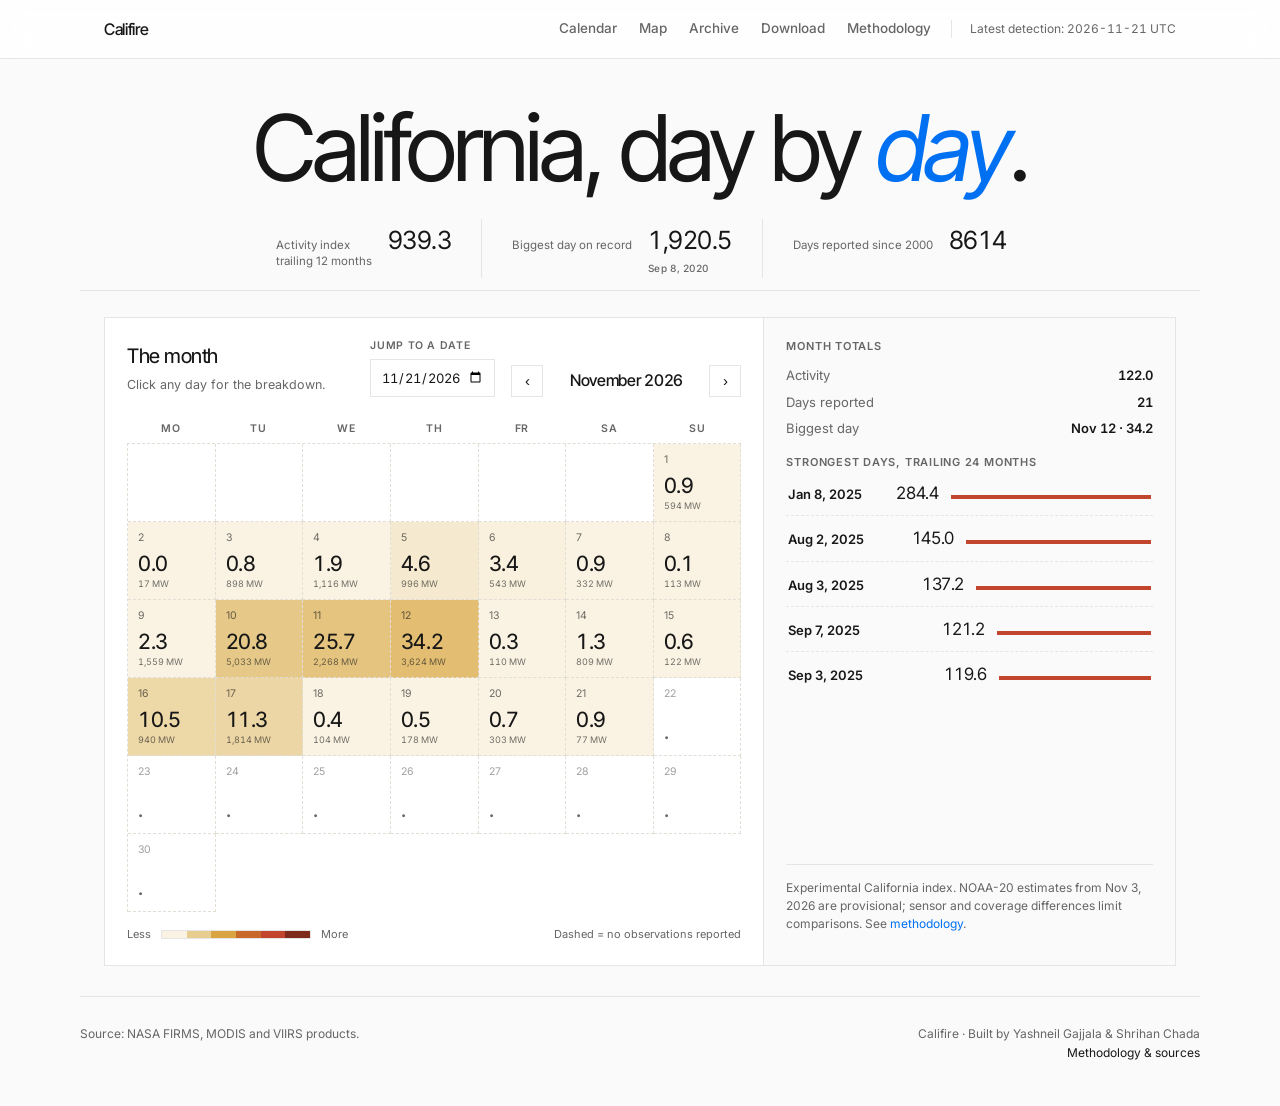
<file: docs/index.html>
<!DOCTYPE html>
<html lang="en">
<head>
  <meta charset="UTF-8" />
  <meta name="viewport" content="width=device-width, initial-scale=1" />
  <title>Califire, day by day</title>
  <meta name="description" content="Satellite-detected fire activity within California, day by day since 2000." />
  <link rel="icon" type="image/svg+xml" href="assets/favicon.svg" />
  <link rel="preconnect" href="https://fonts.googleapis.com" />
  <link rel="preconnect" href="https://fonts.gstatic.com" crossorigin />
  <link href="https://fonts.googleapis.com/css2?family=Inter+Tight:ital,wght@0,500;0,600;0,650;0,700;1,600&family=Inter:wght@400;500;600&display=swap" rel="stylesheet" />
  <link rel="stylesheet" href="assets/styles.css" />
</head>
<body>
  <header class="topbar">
    <div class="wrap topbar-inner">
      <a class="brand" href="index.html" aria-label="Califire, back to the calendar"><span class="brand-word">Califire</span></a>
      <nav class="topnav" aria-label="Sections">
        <a href="index.html#season">Calendar</a>
        <a href="map.html">Map</a>
        <a href="archive.html">Archive</a>
        <a href="download.html">Download</a>
        <a href="methodology.html">Methodology</a>
      </nav>
      <span class="updated num" id="updatedAt">Refreshed …</span>
    </div>
  </header>

  <main id="top">
    <header class="wrap splash">
      <h1 class="splash-title">California, day by <em>day</em>.</h1>
    </header>
    <div class="wrap statline" role="region" aria-label="Key figures">
      <dl class="statline-inner">
        <div class="sl-item">
          <dt>Activity index<br />trailing 12 months</dt>
          <dd class="num"><span id="statTrailing12">…</span></dd>
        </div>
        <div class="sl-item">
          <dt>Biggest day on record</dt>
          <dd class="num"><span id="statPeakVal">…</span><small><span id="statPeak">…</span></small></dd>
        </div>
        <div class="sl-item">
          <dt>Days reported since 2000</dt>
          <dd class="num"><span id="statDays">…</span></dd>
        </div>
      </dl>
    </div>

    <section class="wrap" id="season" aria-labelledby="season-title">
      <div class="panel season">
        <div class="season-main">
          <div class="panel-head" style="padding: 0 0 14px;">
            <div>
              <h2 class="panel-title" id="season-title">The month</h2>
              <p class="panel-sub">Click any day for the breakdown.</p>
            </div>
            <div class="season-controls">
              <label class="date-jump" for="dateJump">
                <span class="date-jump-label">Jump to a date</span>
                <input type="date" id="dateJump" min="2000-01-01" />
              </label>
              <div class="month-nav">
                <button id="prevMonth" type="button" aria-label="Previous month">&lsaquo;</button>
                <div class="month-label num" id="monthLabel">…</div>
                <button id="nextMonth" type="button" aria-label="Next month">&rsaquo;</button>
              </div>
            </div>
          </div>
          <div class="cal-weekdays" aria-hidden="true">
            <span>Mo</span><span>Tu</span><span>We</span><span>Th</span><span>Fr</span><span>Sa</span><span>Su</span>
          </div>
          <div class="cal-grid" id="calGrid"></div>
          <div class="legend">
            <span>Less</span>
            <span class="legend-ramp" aria-hidden="true">
              <span style="background:#faf3e3"></span><span style="background:#e7cd90"></span><span style="background:#d9a441"></span><span style="background:#c8692b"></span><span style="background:#c2452d"></span><span style="background:#7e2b1c"></span>
            </span>
            <span>More</span>
            <span style="margin-left:auto">Dashed = no observations reported</span>
          </div>
          <p id="forecastNote" class="forecast-note" hidden><span id="forecastCaution"></span> <a class="textlink" href="methodology.html#forecast">Forecast method</a>.</p>
        </div>
        <aside class="season-side" aria-label="Month summary">
          <div>
            <div class="side-label">Month totals</div>
            <div class="kv" style="margin: 10px 0 0;">
              <dt>Activity</dt><dd class="num" id="monthTotal">…</dd>
              <dt>Days reported</dt><dd class="num" id="monthDays">…</dd>
              <dt>Biggest day</dt><dd class="num" id="monthPeak">…</dd>
            </div>
          </div>
          <div>
            <div class="side-label">Strongest days, trailing 24 months</div>
            <ul class="peak-list" id="strongestList"></ul>
          </div>
          <p class="epoch-note">Experimental California index. NOAA-20 estimates from Nov 3, 2026 are provisional; sensor and coverage differences limit comparisons. See <a class="textlink" href="methodology.html">methodology</a>.</p>
        </aside>
      </div>
    </section>

    <footer class="wrap footer">
      <div>Source: NASA FIRMS, MODIS and VIIRS products.</div>
      <div class="footer-right">Califire · Built by Yashneil Gajjala &amp; Shrihan Chada<br /><a href="methodology.html">Methodology &amp; sources</a></div>
    </footer>
  </main>

  <div class="drawer-backdrop info-backdrop" id="infoBackdrop" aria-hidden="true"></div>
  <aside class="info-modal" id="infoModal" role="dialog" aria-modal="true" aria-labelledby="infoModalTitle" aria-hidden="true">
    <div class="info-head">
      <h2 class="info-title" id="infoModalTitle">What this is</h2>
      <button class="drawer-close" id="infoClose" type="button" aria-label="Close">&times;</button>
    </div>
    <div class="info-body">
      <p>Califire is an experimental day-by-day record of satellite-detected fire activity inside the Natural Earth California boundary, from 2000 onward.</p>
      <p>Recent detections are modeled as MODIS-Aqua-like occupied 1 km cells. Changes in sensors, observation time and coverage limit comparisons across days and years.</p>
      <p>From November 3, 2026 the source is NOAA-20; its estimates use an S-NPP-trained model and are provisional until separately calibrated.</p>
      <p>Numbers describe activity, not area burned and not fire counts. Blank cells mean no observations were reported for that day, not zero fire.</p>
    </div>
    <div class="info-foot">
      <span class="info-meta">Updated daily at 07:23 UTC</span>
      <a class="textlink" href="methodology.html">Full methodology &rarr;</a>
    </div>
  </aside>

  <div class="drawer-backdrop" id="drawerBackdrop" aria-hidden="true"></div>
  <aside class="drawer" id="drawer" role="dialog" aria-modal="true" aria-labelledby="drawerDate" aria-hidden="true">
    <div class="drawer-head">
      <div>
        <h2 class="drawer-date" id="drawerDate">…</h2>
        <div class="drawer-status" id="drawerStatus">…</div>
      </div>
      <button class="drawer-close" id="drawerClose" type="button" aria-label="Close">&times;</button>
    </div>
    <div class="drawer-body">
      <div class="drawer-big">
        <span class="n num" id="drawerActivity">…</span>
        <span class="u">activity, MODIS-Aqua scale · <a class="textlink" id="whatThisIs" href="methodology.html">what this is</a></span>
      </div>
      <div class="dn-split" aria-label="Day and night breakdown">
        <div class="dn-row" data-period="D">
          <span>Day</span>
          <div class="dn-track"><div class="dn-fill" id="fillD" style="width:0%"></div></div>
          <span class="dn-val num" id="valD">…</span>
        </div>
        <div class="dn-row" data-period="N">
          <span>Night</span>
          <div class="dn-track"><div class="dn-fill" id="fillN" style="width:0%"></div></div>
          <span class="dn-val num" id="valN">…</span>
        </div>
        <div class="dn-row" data-period="D" style="font-size:11px; color:var(--ink-2)">
          <span></span><span id="metaD">passes …</span><span></span>
        </div>
        <div class="dn-row" data-period="N" style="font-size:11px; color:var(--ink-2)">
          <span></span><span id="metaN">passes …</span><span></span>
        </div>
      </div>
      <dl class="kv">
        <dt>Fire radiative power</dt><dd class="num" id="drawerFrp">…</dd>
        <dt id="drawerViirsLabel">VIIRS cells · detections</dt><dd class="num" id="drawerViirs">…</dd>
      </dl>
      <div class="vs-month" id="drawerVersus">…</div>
    </div>
  </aside>

  <div class="drawer-backdrop" id="forecastBackdrop" aria-hidden="true"></div>
  <aside class="drawer" id="forecastDrawer" role="dialog" aria-modal="true" aria-labelledby="forecastDate" aria-hidden="true">
    <div class="drawer-head">
      <div><h2 class="drawer-date" id="forecastDate">…</h2><div class="drawer-status">Experimental forecast · not observed</div></div>
      <button class="drawer-close" id="forecastClose" type="button" aria-label="Close forecast">&times;</button>
    </div>
    <div class="drawer-body">
      <div class="drawer-big"><span class="n num" id="forecastMedian">…</span><span class="u">forecast median, activity units</span></div>
      <p><strong>Model range (10th–90th percentile):</strong><br><span id="forecastRange">…</span></p>
      <p class="forecast-disclaimer">This estimates satellite-detected activity, not wildfire ignition, spread, risk, or emergency conditions.</p>
      <p class="forecast-meta" id="forecastGenerated">…</p>
      <p><a class="textlink" href="methodology.html#forecast">How the forecast was tested →</a></p>
    </div>
  </aside>

  <script src="assets/app.js"></script>
</body>
</html>
</file>
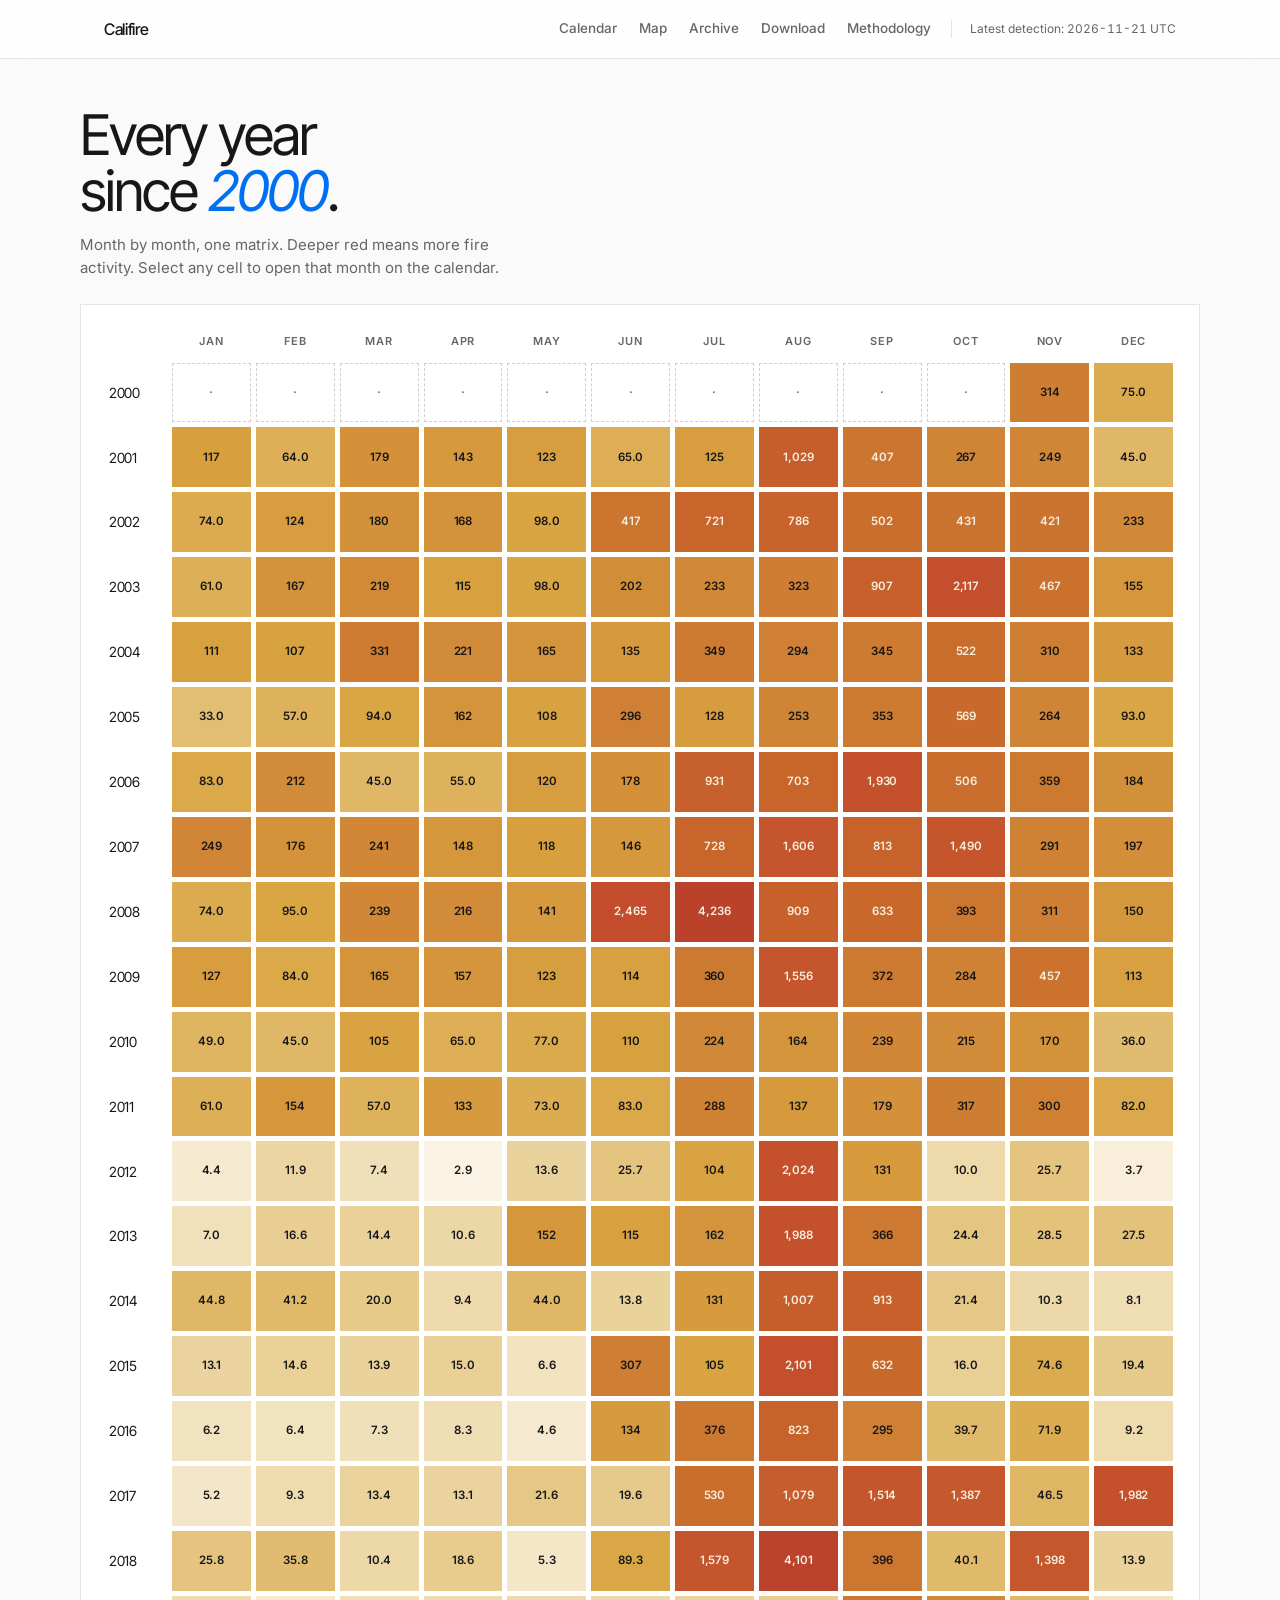
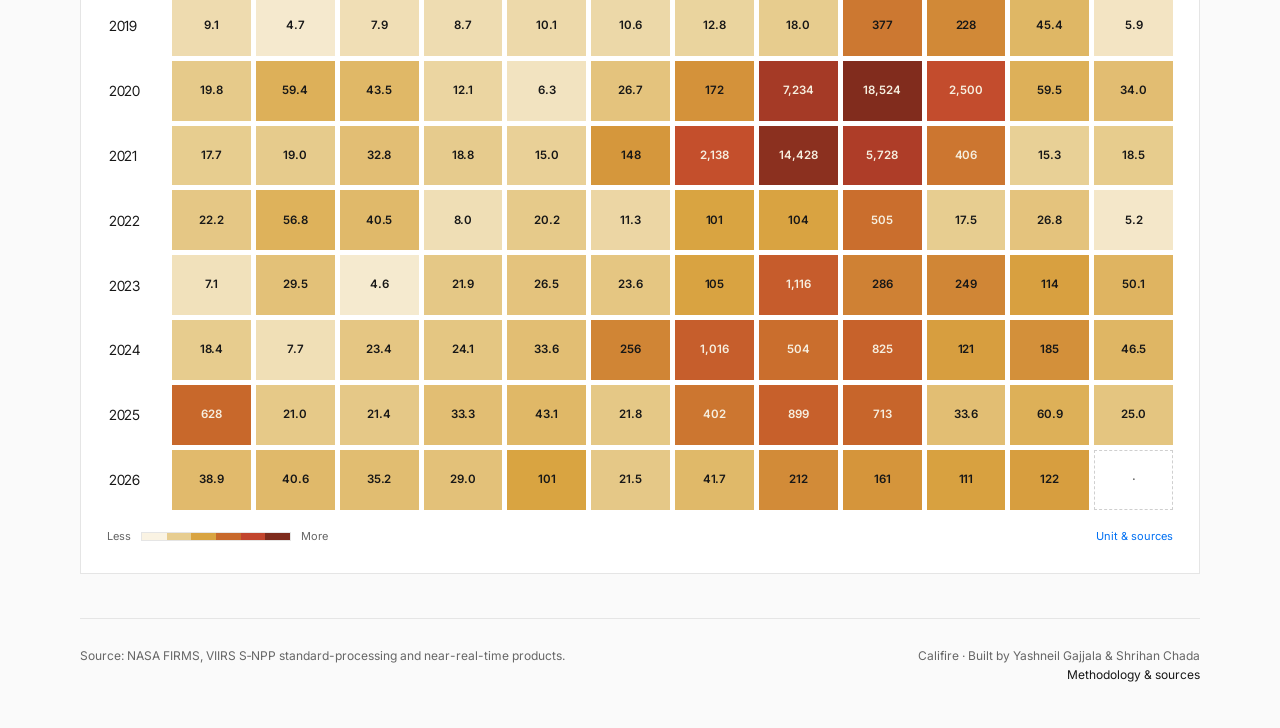
<file: docs/archive.html>
<!DOCTYPE html>
<html lang="en">
<head>
  <meta charset="UTF-8" />
  <meta name="viewport" content="width=device-width, initial-scale=1" />
  <title>Archive 2000–2026 · Califire</title>
  <meta name="description" content="Every month of California fire activity since 2000 as one color-scaled matrix. Pick any month to open it on the calendar." />
  <link rel="icon" type="image/svg+xml" href="assets/favicon.svg" />
  <link rel="preconnect" href="https://fonts.googleapis.com" />
  <link rel="preconnect" href="https://fonts.gstatic.com" crossorigin />
  <link href="https://fonts.googleapis.com/css2?family=Inter+Tight:ital,wght@0,500;0,600;0,650;0,700;1,600&family=Inter:wght@400;500;600&display=swap" rel="stylesheet" />
  <link rel="stylesheet" href="assets/styles.css" />
</head>
<body>
  <header class="topbar">
    <div class="wrap topbar-inner">
      <a class="brand" href="index.html" aria-label="Califire, back to the calendar"><span class="brand-word">Califire</span></a>
      <nav class="topnav" aria-label="Sections">
        <a href="index.html#season">Calendar</a>
        <a href="map.html">Map</a>
        <a href="archive.html" aria-current="page">Archive</a>
        <a href="download.html">Download</a>
        <a href="methodology.html">Methodology</a>
      </nav>
      <span class="updated num" id="updatedAt">Refreshed …</span>
    </div>
  </header>

  <main class="wrap archive-hero">
    <h1 class="archive-title">Every year<br />since <em>2000</em>.</h1>
    <p class="lede">Month by month, one matrix. Deeper red means more fire activity. Select any cell to open that month on the calendar.</p>

    <div class="panel archive">
      <div class="archive-matrix" id="archiveMatrix" role="grid" aria-label="Monthly fire activity by year and month"></div>
      <div class="legend" style="margin-top: 18px;">
        <span>Less</span>
        <span class="legend-ramp" aria-hidden="true">
          <span style="background:#faf3e3"></span><span style="background:#e7cd90"></span><span style="background:#d9a441"></span><span style="background:#c8692b"></span><span style="background:#c2452d"></span><span style="background:#7e2b1c"></span>
        </span>
        <span>More</span>
        <span style="margin-left:auto"><a class="textlink" href="methodology.html">Unit &amp; sources</a></span>
      </div>
    </div>
  </main>

  <footer class="wrap footer">
    <div>Source: NASA FIRMS, VIIRS S‑NPP standard-processing and near-real-time products.</div>
    <div class="footer-right">Califire · Built by Yashneil Gajjala &amp; Shrihan Chada<br /><a href="methodology.html">Methodology &amp; sources</a></div>
  </footer>

  <script src="assets/app.js"></script>
</body>
</html>
</file>
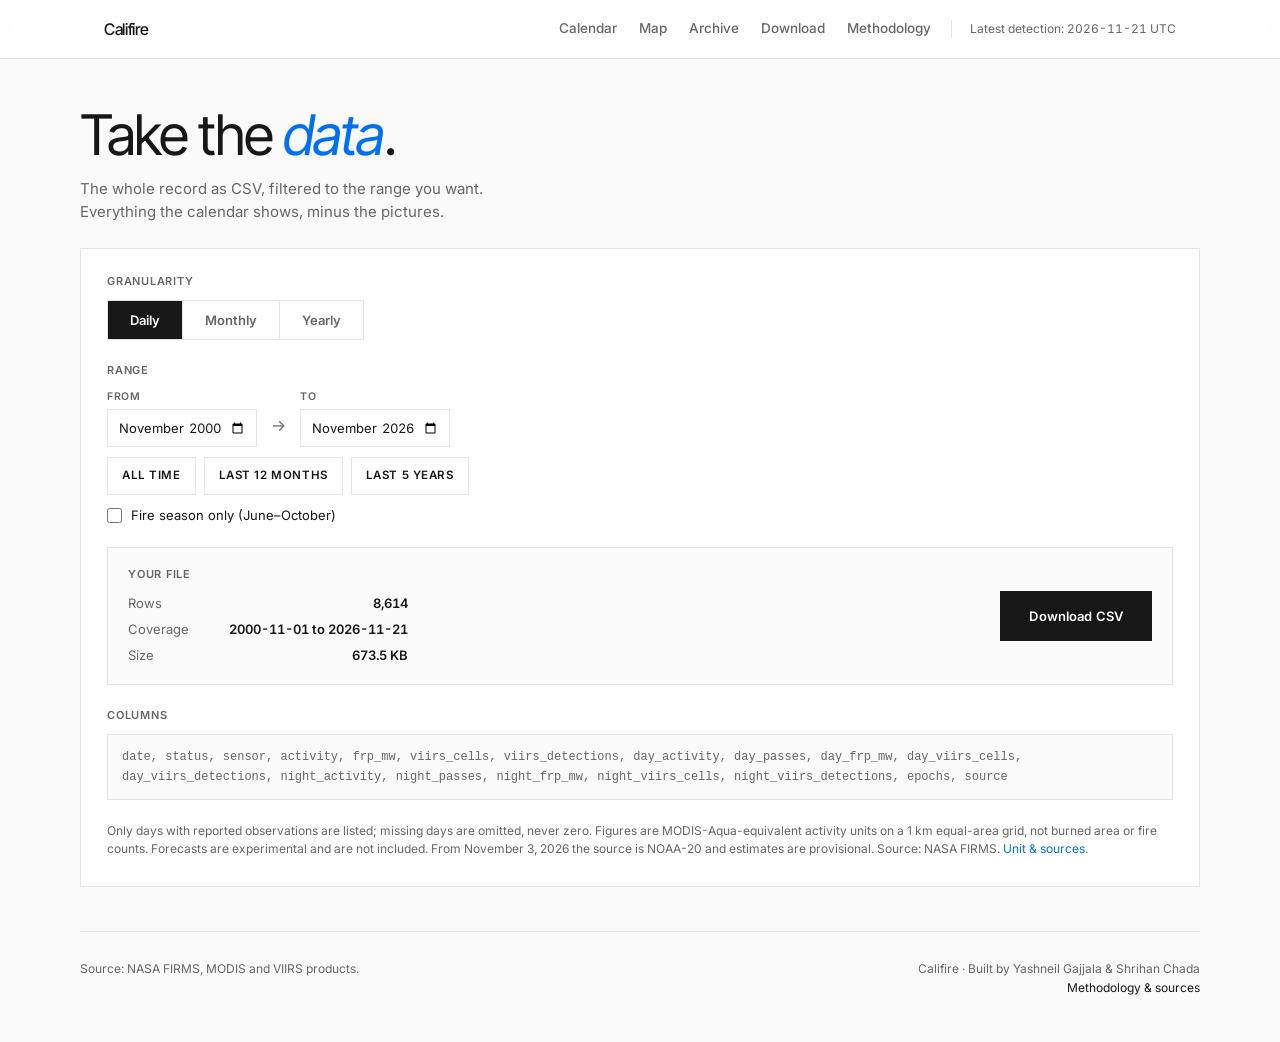
<file: docs/download.html>
<!DOCTYPE html>
<html lang="en">
<head>
  <meta charset="UTF-8" />
  <meta name="viewport" content="width=device-width, initial-scale=1" />
  <title>Download the data · Califire</title>
  <meta name="description" content="Download the Califire record as CSV: daily, monthly or yearly rows, filtered to any year and month range since 2000." />
  <link rel="icon" type="image/svg+xml" href="assets/favicon.svg" />
  <link rel="preconnect" href="https://fonts.googleapis.com" />
  <link rel="preconnect" href="https://fonts.gstatic.com" crossorigin />
  <link href="https://fonts.googleapis.com/css2?family=Inter+Tight:ital,wght@0,500;0,600;0,650;0,700;1,600&family=Inter:wght@400;500;600&display=swap" rel="stylesheet" />
  <link rel="stylesheet" href="assets/styles.css" />
</head>
<body>
  <header class="topbar">
    <div class="wrap topbar-inner">
      <a class="brand" href="index.html" aria-label="Califire, back to the calendar"><span class="brand-word">Califire</span></a>
      <nav class="topnav" aria-label="Sections">
        <a href="index.html#season">Calendar</a>
        <a href="map.html">Map</a>
        <a href="archive.html">Archive</a>
        <a href="download.html" aria-current="page">Download</a>
        <a href="methodology.html">Methodology</a>
      </nav>
      <span class="updated num" id="updatedAt">Refreshed …</span>
    </div>
  </header>

  <main class="wrap archive-hero">
    <h1 class="archive-title">Take the <em>data</em>.</h1>
    <p class="lede">The whole record as CSV, filtered to the range you want. Everything the calendar shows, minus the pictures.</p>

    <div class="panel archive dl-panel">
      <div class="dl-block">
        <span class="side-label" id="granularityLabel">Granularity</span>
        <div class="dl-seg" role="radiogroup" aria-labelledby="granularityLabel">
          <label><input type="radio" name="granularity" value="daily" checked /><span>Daily</span></label>
          <label><input type="radio" name="granularity" value="monthly" /><span>Monthly</span></label>
          <label><input type="radio" name="granularity" value="yearly" /><span>Yearly</span></label>
        </div>
      </div>

      <div class="dl-block">
        <span class="side-label" id="rangeLabel">Range</span>
        <div class="dl-range" role="group" aria-labelledby="rangeLabel">
          <label class="date-jump" for="fromMonth">
            <span class="date-jump-label">From</span>
            <input type="month" id="fromMonth" />
          </label>
          <span class="dl-range-sep" aria-hidden="true">&rarr;</span>
          <label class="date-jump" for="toMonth">
            <span class="date-jump-label">To</span>
            <input type="month" id="toMonth" />
          </label>
        </div>
        <div class="dl-presets" role="group" aria-label="Quick ranges">
          <button class="map-btn" id="presetAll" type="button">All time</button>
          <button class="map-btn" id="preset12" type="button">Last 12 months</button>
          <button class="map-btn" id="preset5y" type="button">Last 5 years</button>
        </div>
        <label class="dl-check" for="fireSeasonOnly">
          <input type="checkbox" id="fireSeasonOnly" />
          <span>Fire season only (June&ndash;October)</span>
        </label>
        <p class="dl-error" id="rangeError" role="alert" hidden>The start month is after the end month. Pick a valid range.</p>
      </div>

      <div class="dl-summary" role="status" aria-live="polite">
        <div>
          <div class="side-label">Your file</div>
          <dl class="kv dl-kv">
            <dt>Rows</dt><dd class="num" id="sumRows">…</dd>
            <dt>Coverage</dt><dd class="num" id="sumCoverage">…</dd>
            <dt>Size</dt><dd class="num" id="sumSize">…</dd>
          </dl>
        </div>
        <button class="btn-primary" id="downloadBtn" type="button" disabled>Download CSV</button>
      </div>

      <div class="dl-block">
        <span class="side-label">Columns</span>
        <p class="dl-cols" id="columnList"></p>
      </div>

      <p class="epoch-note" style="border:0;padding-top:0;margin:0">Only days with reported observations are listed; missing days are omitted, never zero. Figures are MODIS-Aqua-equivalent activity units on a 1 km equal-area grid, not burned area or fire counts. Forecasts are experimental and are not included. From November 3, 2026 the source is NOAA-20 and estimates are provisional. Source: NASA FIRMS. <a class="textlink" href="methodology.html">Unit &amp; sources</a>.</p>
    </div>
  </main>

  <footer class="wrap footer">
    <div>Source: NASA FIRMS, MODIS and VIIRS products.</div>
    <div class="footer-right">Califire · Built by Yashneil Gajjala &amp; Shrihan Chada<br /><a href="methodology.html">Methodology &amp; sources</a></div>
  </footer>

  <script src="assets/download.js"></script>
</body>
</html>
</file>
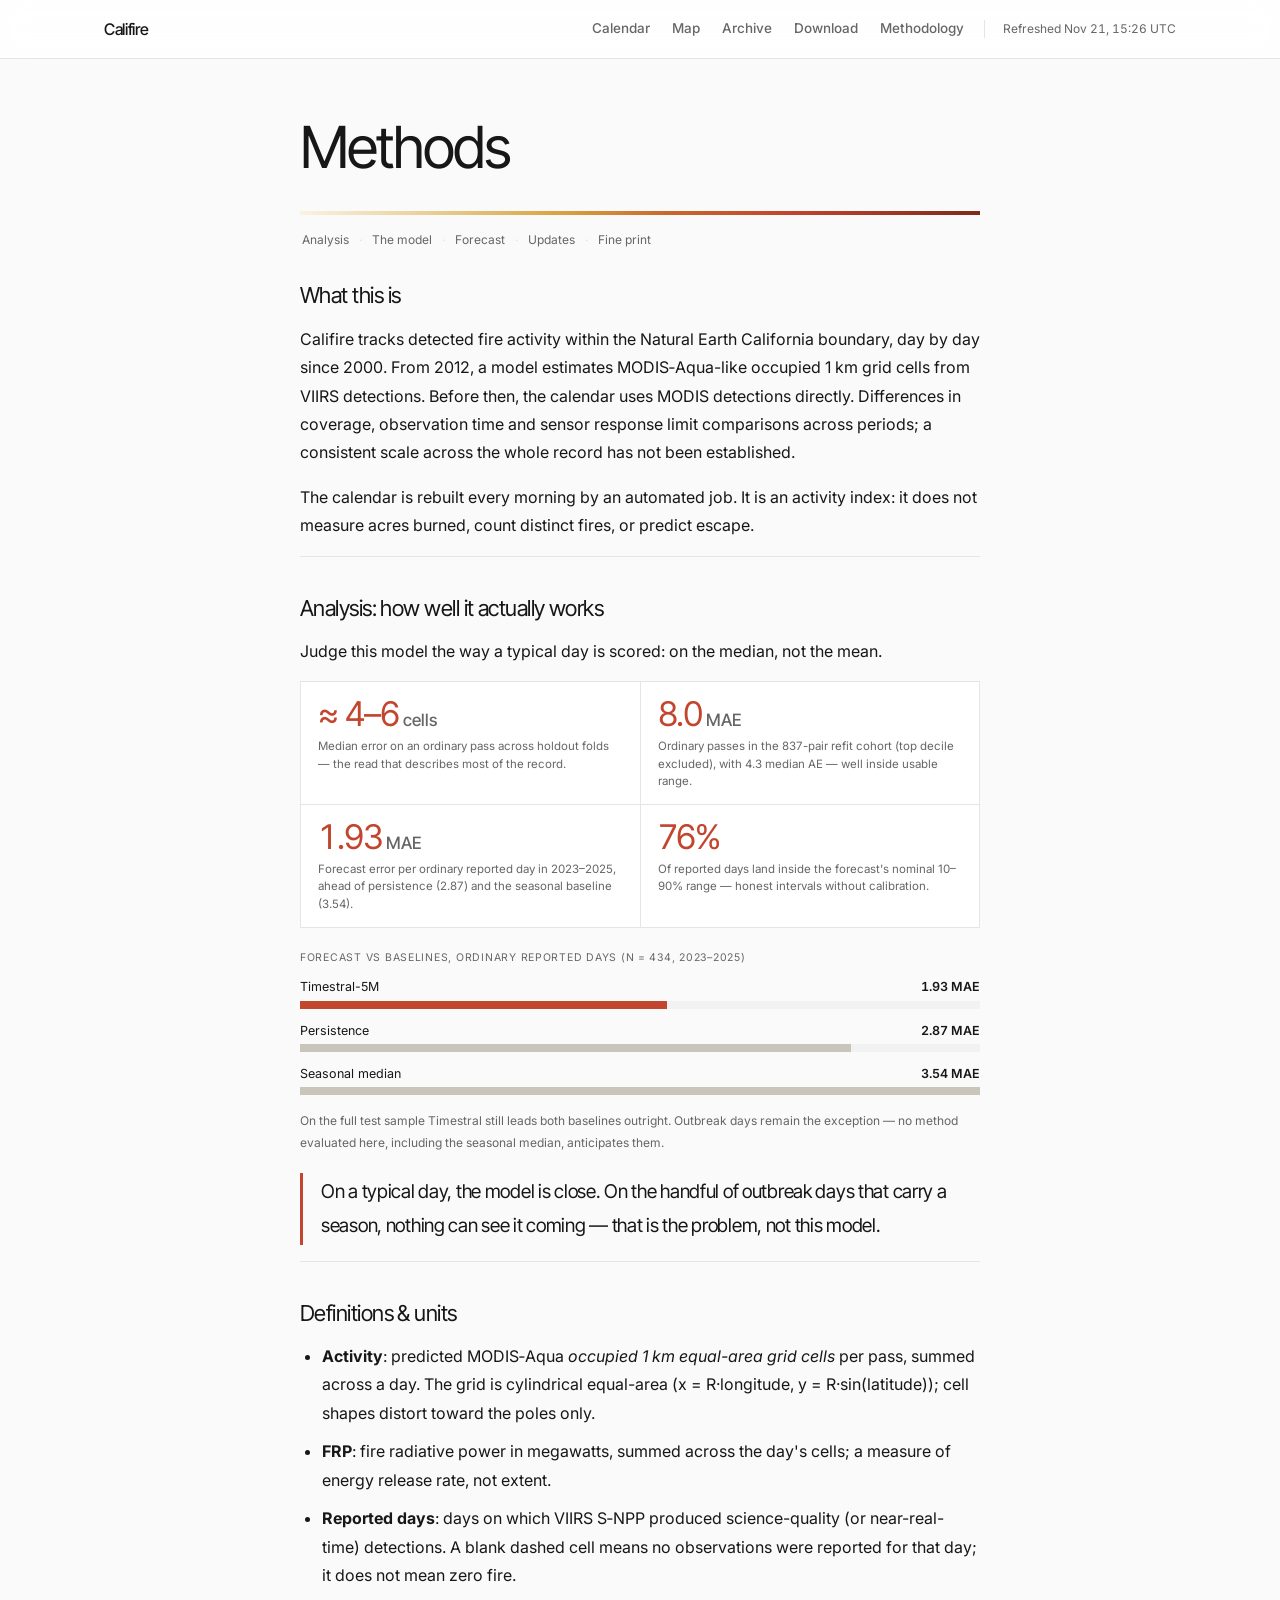
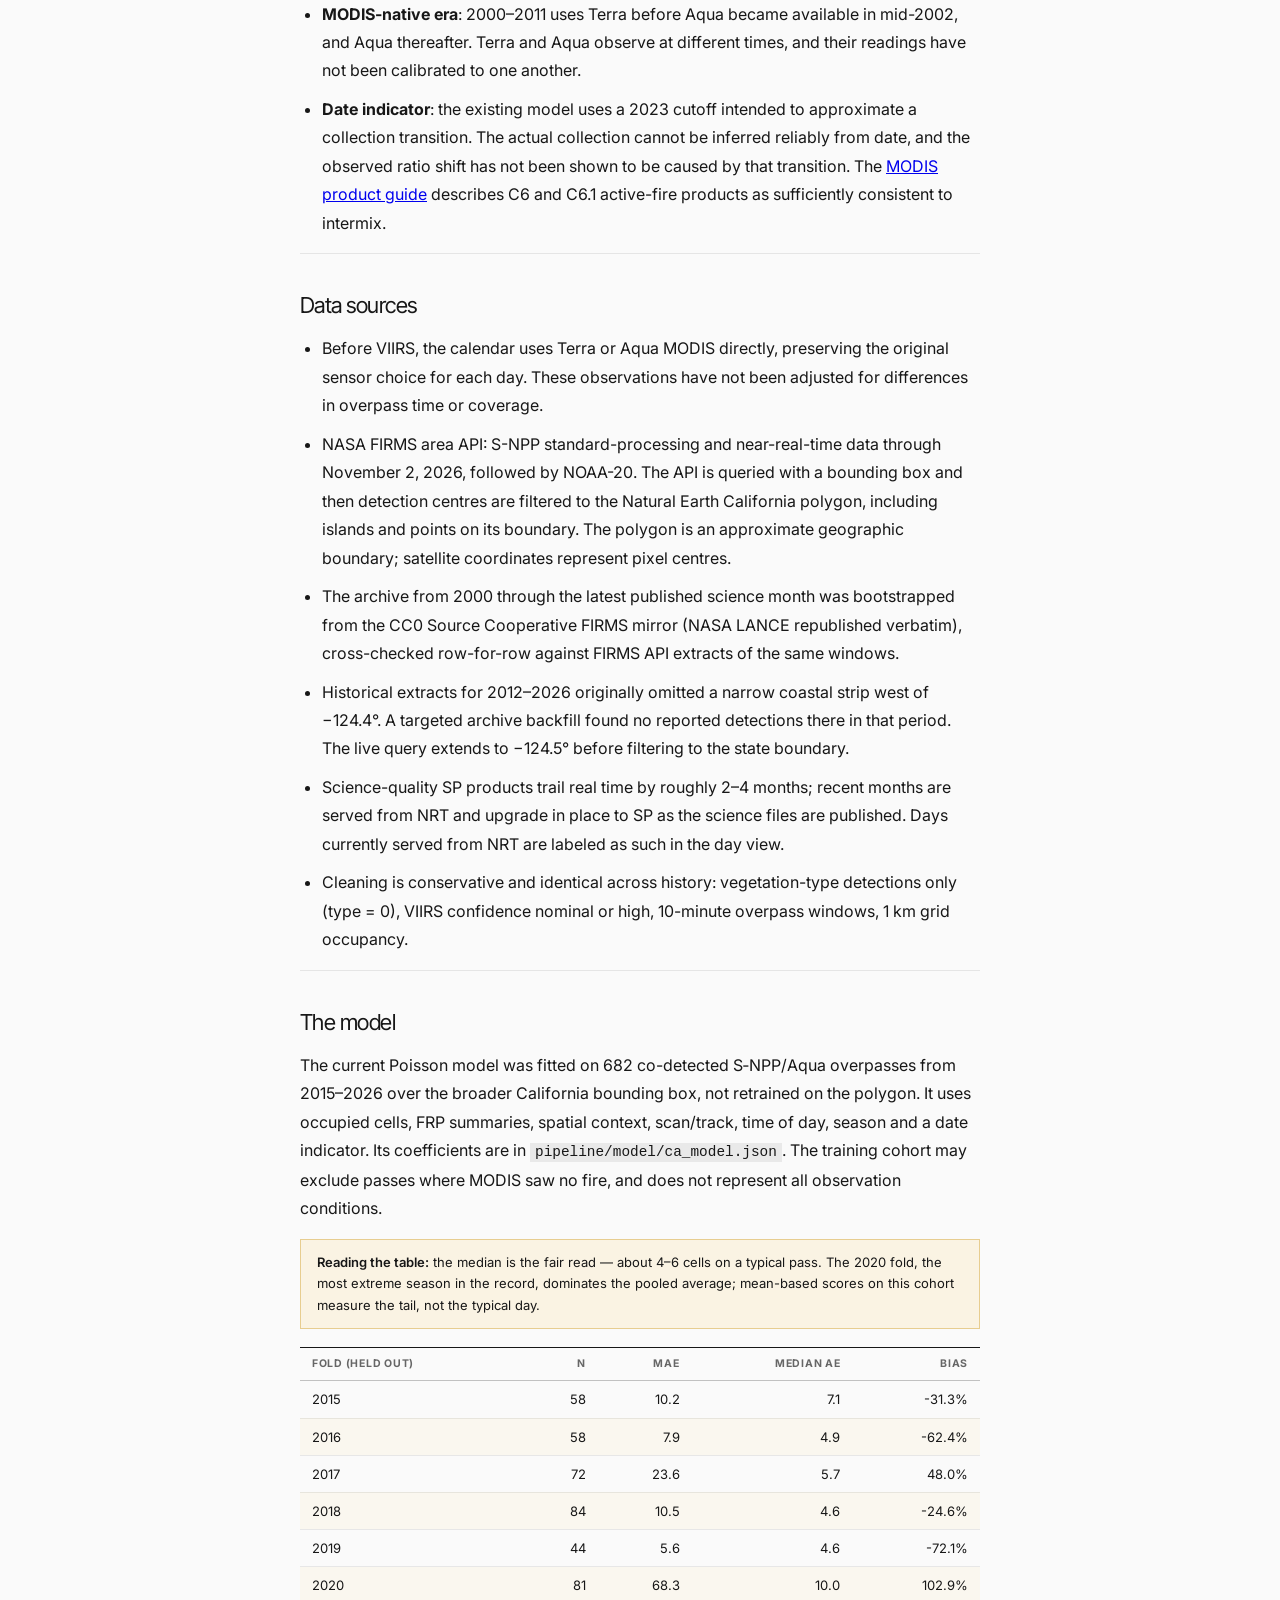
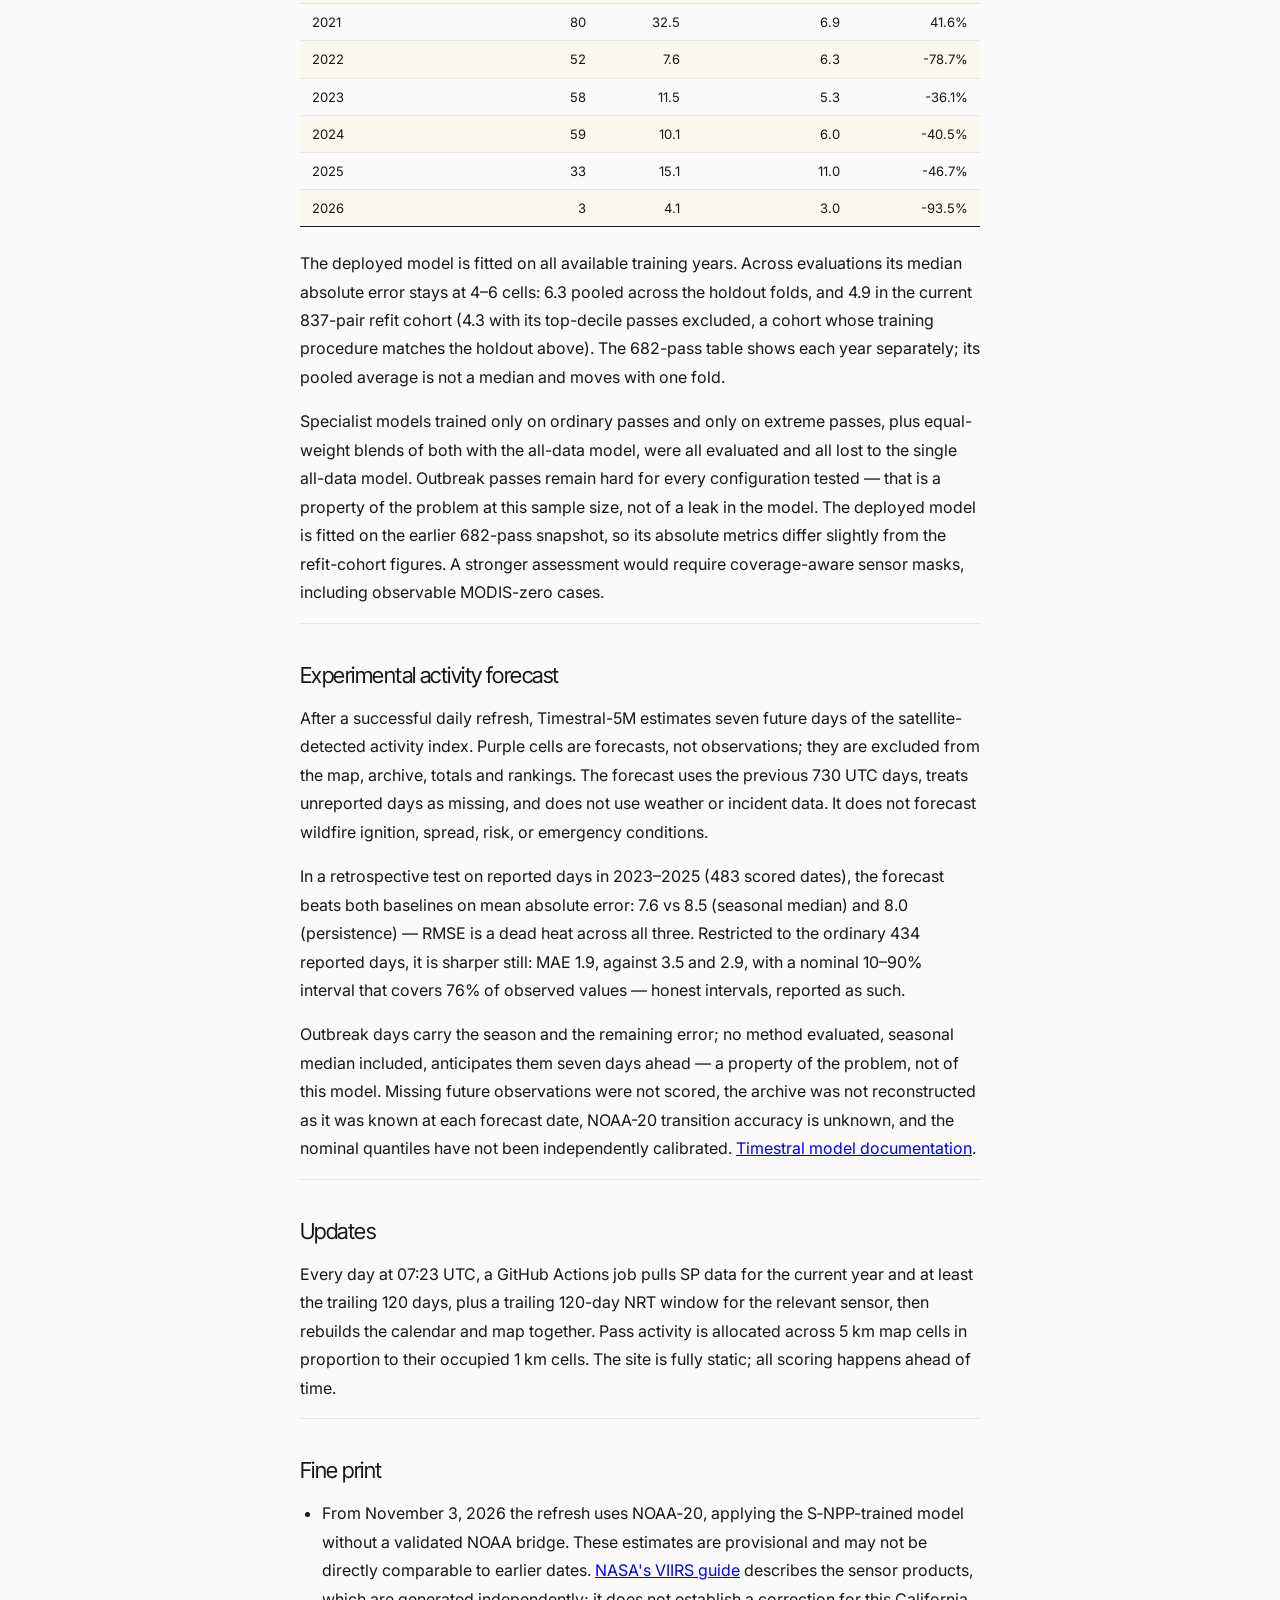
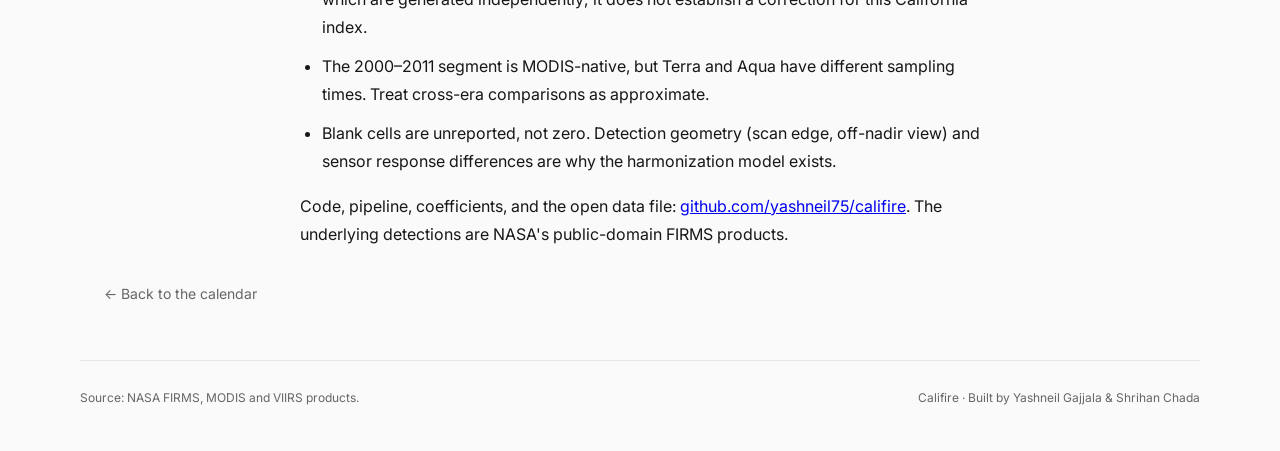
<file: docs/methodology.html>
<!DOCTYPE html>
<html lang="en">
<head>
  <meta charset="UTF-8" />
  <meta name="viewport" content="width=device-width, initial-scale=1" />
  <title>Methodology · Califire</title>
  <meta name="description" content="How Califire is built: data sources, the California-tailored VIIRS to MODIS-Aqua harmonization model, validation results, and refresh mechanics." />
  <link rel="icon" type="image/svg+xml" href="assets/favicon.svg" />
  <link rel="preconnect" href="https://fonts.googleapis.com" />
  <link rel="preconnect" href="https://fonts.gstatic.com" crossorigin />
  <link href="https://fonts.googleapis.com/css2?family=Inter+Tight:ital,wght@0,500;0,600;0,650;0,700;1,600&family=Inter:wght@400;500;600&display=swap" rel="stylesheet" />
  <link rel="stylesheet" href="assets/styles.css" />
  <style>
    .prose { max-width: 680px; margin: 0 auto; padding: 20px 0 8px; }
    .prose h2 { font-family: "Inter Tight", "Inter", sans-serif; font-weight: 400; font-size: 22px; margin: 0; padding-top: 34px; border-top: 1px solid var(--hairline); letter-spacing: -0.025em; }
    .prose h2:first-of-type { border-top: 0; padding-top: 0; }
    .prose p, .prose li { line-height: 1.78; }
    .prose p { margin: 0 0 16px; }
    .prose li { margin-bottom: 10px; }
    .prose ul { padding-left: 22px; margin: 0 0 16px; }
    .prose code { background: rgba(23,23,23,.07); padding: .1em .35em; font-size: .9em; overflow-wrap: anywhere; }
    .prose h2 + p, .prose h2 + ul { margin-top: 12px; }
    .table-scroll { overflow-x: auto; -webkit-overflow-scrolling: touch; margin: 16px 0 22px; }
    .table-scroll table { margin: 0; min-width: 520px; }
    table { border-collapse: collapse; width: 100%; font-size: 13px; border-top: 1px solid var(--ink); border-bottom: 1px solid var(--ink); }
    thead th { border-bottom: 1px solid rgba(23,23,23,.25); }
    th, td { padding: 8px 12px; text-align: right; border-bottom: 1px solid rgba(23,23,23,.08); }
    th:first-child, td:first-child { text-align: left; }
    th { font-size: 10.5px; text-transform: uppercase; letter-spacing: .07em; color: var(--ink-2); border-bottom: 1px solid var(--ink); }
    tr.total td { font-weight: 700; border-top: 1px solid var(--ink); border-bottom: 0; }
    tbody tr:last-child td { border-bottom: 0; }
    .backlink { display: inline-block; margin: 10px 0 56px; color: var(--ink-2); text-decoration: none; font-size: 14px; }
    .backlink:hover { color: var(--ink); text-decoration: underline; text-underline-offset: 3px; }
    .score-grid { display: grid; grid-template-columns: 1fr 1fr; gap: 1px; background: var(--hairline); border: 1px solid var(--hairline); margin: 16px 0 22px; }
    .score-cell { background: var(--paper); padding: 15px 17px 14px; }
    .score-num { font-family: "Inter Tight", "Inter", sans-serif; font-size: clamp(26px, 4.2vw, 34px); letter-spacing: -0.03em; line-height: 1; font-variant-numeric: tabular-nums; color: var(--ember); }
    .score-num small { font-size: 0.5em; color: var(--ink-2); font-weight: 500; letter-spacing: 0; }
    .score-label { font-size: 11.5px; line-height: 1.5; color: var(--ink-2); margin-top: 7px; }
    .bars { margin: 0 0 20px; }
    .bars-title { font-size: 10.5px; text-transform: uppercase; letter-spacing: .07em; color: var(--ink-2); margin: 18px 0 6px; }
    .bar-row { padding: 5px 0 7px; }
    .bar-top { display: flex; justify-content: space-between; align-items: baseline; gap: 12px; font-size: 12.5px; }
    .bar-name { color: var(--ink); }
    .bar-val { font-variant-numeric: tabular-nums; font-weight: 600; white-space: nowrap; }
    .bar-track { height: 8px; background: var(--shell-3); margin-top: 4px; }
    .bar-fill { height: 100%; background: #c2452d; }
    .bar-fill.alt { background: #c9c5bb; }
    .score-foot { font-size: 12px; color: var(--ink-2); }
    .page-rule { max-width: 680px; margin: 0 auto; height: 4px; background: linear-gradient(90deg, #faf3e3 0%, #e7cd90 20%, #d9a441 38%, #c8692b 54%, #c2452d 72%, #7e2b1c 100%); }
    .methods-nav { max-width: 680px; margin: 2px auto 0; padding: 12px 0 0; font-size: 12px; display: flex; flex-wrap: wrap; gap: 4px 0; color: var(--ink-2); }
    .methods-nav a { color: var(--ink-2); text-decoration: none; padding: 2px 2px; border-bottom: 1px solid transparent; }
    .methods-nav a:hover { color: var(--ember); border-bottom-color: var(--ember); }
    .methods-nav span { padding: 2px 8px; color: var(--hairline-dark); }
    .prose h2 { scroll-margin-top: 90px; }
    .takeaway { font-family: "Inter Tight", "Inter", sans-serif; font-size: 19px; line-height: 1.5; letter-spacing: -0.015em; color: var(--ink); border-left: 3px solid var(--ember); padding: 2px 0 2px 18px; margin: 8px 0 24px; }
    .note { background: #faf3e3; border: 1px solid #e7cd90; padding: 12px 16px; font-size: 13px; line-height: 1.65; margin: 0 0 18px; }
    .note strong { font-weight: 600; }
    tbody tr:nth-child(even) { background: #faf7ef; }
    tbody tr:hover { background: #f4ecdd; }
    @media (max-width: 640px) {
      .score-grid { grid-template-columns: 1fr; }
    }
  </style>
</head>
<body>
  <header class="topbar">
    <div class="wrap topbar-inner">
      <a class="brand" href="index.html" aria-label="Califire, back to the calendar"><span class="brand-word">Califire</span></a>
      <nav class="topnav" aria-label="Sections">
        <a href="index.html#season">Calendar</a>
        <a href="map.html">Map</a>
        <a href="archive.html">Archive</a>
        <a href="download.html">Download</a>
        <a href="methodology.html">Methodology</a>
      </nav>
      <span class="updated num" id="updatedAt">Refreshed …</span>
    </div>
  </header>

  <main class="wrap" style="padding-top: 40px;">
    <h1 style="font-family:'Inter Tight','Inter',sans-serif; font-weight:400; font-size: clamp(40px, 5.4vw, 58px); margin: 4px auto 18px; max-width: 680px; letter-spacing:-0.035em; display:block;">Methods</h1>
    <div class="page-rule" aria-hidden="true"></div>
    <nav class="methods-nav" aria-label="On this page">
      <a href="#analysis">Analysis</a><span aria-hidden="true">·</span>
      <a href="#model">The model</a><span aria-hidden="true">·</span>
      <a href="#forecast">Forecast</a><span aria-hidden="true">·</span>
      <a href="#updates">Updates</a><span aria-hidden="true">·</span>
      <a href="#print">Fine print</a>
    </nav>

    <article class="prose" style="padding-top: 26px;">
      <h2>What this is</h2>
      <p>Califire tracks detected fire activity within the Natural Earth California boundary, day by day since 2000. From 2012, a model estimates MODIS‑Aqua-like occupied 1&nbsp;km grid cells from VIIRS detections. Before then, the calendar uses MODIS detections directly. Differences in coverage, observation time and sensor response limit comparisons across periods; a consistent scale across the whole record has not been established.</p>
      <p>The calendar is rebuilt every morning by an automated job. It is an activity index: it does not measure acres burned, count distinct fires, or predict escape.</p>

      <h2 id="analysis">Analysis: how well it actually works</h2>
      <p>Judge this model the way a typical day is scored: on the median, not the mean.</p>
      <div class="score-grid">
        <div class="score-cell"><div class="score-num">≈ 4–6<small> cells</small></div><div class="score-label">Median error on an ordinary pass across holdout folds — the read that describes most of the record.</div></div>
        <div class="score-cell"><div class="score-num">8.0<small> MAE</small></div><div class="score-label">Ordinary passes in the 837-pair refit cohort (top decile excluded), with 4.3 median AE — well inside usable range.</div></div>
        <div class="score-cell"><div class="score-num">1.93<small> MAE</small></div><div class="score-label">Forecast error per ordinary reported day in 2023–2025, ahead of persistence (2.87) and the seasonal baseline (3.54).</div></div>
        <div class="score-cell"><div class="score-num">76%</div><div class="score-label">Of reported days land inside the forecast's nominal 10–90% range — honest intervals without calibration.</div></div>
      </div>
      <div class="bars">
        <div class="bars-title">Forecast vs baselines, ordinary reported days (n = 434, 2023–2025)</div>
        <div class="bar-row"><div class="bar-top"><span class="bar-name">Timestral-5M</span><span class="bar-val">1.93 MAE</span></div><div class="bar-track"><div class="bar-fill" style="width: 54%"></div></div></div>
        <div class="bar-row"><div class="bar-top"><span class="bar-name">Persistence</span><span class="bar-val">2.87 MAE</span></div><div class="bar-track"><div class="bar-fill alt" style="width: 81%"></div></div></div>
        <div class="bar-row"><div class="bar-top"><span class="bar-name">Seasonal median</span><span class="bar-val">3.54 MAE</span></div><div class="bar-track"><div class="bar-fill alt" style="width: 100%"></div></div></div>
        <p class="score-foot" style="margin: 8px 0 0">On the full test sample Timestral still leads both baselines outright. Outbreak days remain the exception — no method evaluated here, including the seasonal median, anticipates them.</p>
      </div>
      <p class="takeaway">On a typical day, the model is close. On the handful of outbreak days that carry a season, nothing can see it coming — that is the problem, not this model.</p>

      <h2>Definitions &amp; units</h2>
      <ul>
        <li><strong>Activity</strong>: predicted MODIS‑Aqua <em>occupied 1&nbsp;km equal-area grid cells</em> per pass, summed across a day. The grid is cylindrical equal-area (x&nbsp;=&nbsp;R·longitude, y&nbsp;=&nbsp;R·sin(latitude)); cell shapes distort toward the poles only.</li>
        <li><strong>FRP</strong>: fire radiative power in megawatts, summed across the day's cells; a measure of energy release rate, not extent.</li>
        <li><strong>Reported days</strong>: days on which VIIRS S‑NPP produced science-quality (or near-real-time) detections. A blank dashed cell means no observations were reported for that day; it does not mean zero fire.</li>
        <li><strong>MODIS-native era</strong>: 2000–2011 uses Terra before Aqua became available in mid-2002, and Aqua thereafter. Terra and Aqua observe at different times, and their readings have not been calibrated to one another.</li>
        <li><strong>Date indicator</strong>: the existing model uses a 2023 cutoff intended to approximate a collection transition. The actual collection cannot be inferred reliably from date, and the observed ratio shift has not been shown to be caused by that transition. The <a href="https://modis-fire.umd.edu/files/MODIS_C6_C6.1_Fire_User_Guide_1.0.pdf">MODIS product guide</a> describes C6 and C6.1 active-fire products as sufficiently consistent to intermix.</li>
      </ul>

      <h2>Data sources</h2>
      <ul>
        <li>Before VIIRS, the calendar uses Terra or Aqua MODIS directly, preserving the original sensor choice for each day. These observations have not been adjusted for differences in overpass time or coverage.</li>
        <li>NASA FIRMS area API: S-NPP standard-processing and near-real-time data through November 2, 2026, followed by NOAA-20. The API is queried with a bounding box and then detection centres are filtered to the Natural Earth California polygon, including islands and points on its boundary. The polygon is an approximate geographic boundary; satellite coordinates represent pixel centres.</li>
        <li>The archive from 2000 through the latest published science month was bootstrapped from the CC0 Source Cooperative FIRMS mirror (NASA LANCE republished verbatim), cross-checked row-for-row against FIRMS API extracts of the same windows.</li>
        <li>Historical extracts for 2012–2026 originally omitted a narrow coastal strip west of −124.4°. A targeted archive backfill found no reported detections there in that period. The live query extends to −124.5° before filtering to the state boundary.</li>
        <li>Science-quality SP products trail real time by roughly 2–4 months; recent months are served from NRT and upgrade in place to SP as the science files are published. Days currently served from NRT are labeled as such in the day view.</li>
        <li>Cleaning is conservative and identical across history: vegetation-type detections only (type&nbsp;=&nbsp;0), VIIRS confidence nominal or high, 10-minute overpass windows, 1&nbsp;km grid occupancy.</li>
      </ul>

      <h2 id="model">The model</h2>
      <p>The current Poisson model was fitted on 682 co-detected S‑NPP/Aqua overpasses from 2015–2026 over the broader California bounding box, not retrained on the polygon. It uses occupied cells, FRP summaries, spatial context, scan/track, time of day, season and a date indicator. Its coefficients are in <code>pipeline/model/ca_model.json</code>. The training cohort may exclude passes where MODIS saw no fire, and does not represent all observation conditions.</p>
      <div class="note"><strong>Reading the table:</strong> the median is the fair read — about 4–6 cells on a typical pass. The 2020 fold, the most extreme season in the record, dominates the pooled average; mean-based scores on this cohort measure the tail, not the typical day.</div>
      <div class="table-scroll">
        <table>
          <thead><tr><th>Fold (held out)</th><th>n</th><th>MAE</th><th>Median AE</th><th>Bias</th></tr></thead>
          <tbody id="fold-table"></tbody>
        </table>
      </div>
      <p>The deployed model is fitted on all available training years. Across evaluations its median absolute error stays at 4–6 cells: 6.3 pooled across the holdout folds, and 4.9 in the current 837-pair refit cohort (4.3 with its top-decile passes excluded, a cohort whose training procedure matches the holdout above). The 682-pass table shows each year separately; its pooled average is not a median and moves with one fold.</p>
      <p>Specialist models trained only on ordinary passes and only on extreme passes, plus equal-weight blends of both with the all-data model, were all evaluated and all lost to the single all-data model. Outbreak passes remain hard for every configuration tested — that is a property of the problem at this sample size, not of a leak in the model. The deployed model is fitted on the earlier 682-pass snapshot, so its absolute metrics differ slightly from the refit-cohort figures. A stronger assessment would require coverage-aware sensor masks, including observable MODIS-zero cases.</p>

      <h2 id="forecast">Experimental activity forecast</h2>
      <p>After a successful daily refresh, Timestral-5M estimates seven future days of the satellite-detected activity index. Purple cells are forecasts, not observations; they are excluded from the map, archive, totals and rankings. The forecast uses the previous 730 UTC days, treats unreported days as missing, and does not use weather or incident data. It does not forecast wildfire ignition, spread, risk, or emergency conditions.</p>
      <p>In a retrospective test on reported days in 2023–2025 (483 scored dates), the forecast beats both baselines on mean absolute error: 7.6 vs 8.5 (seasonal median) and 8.0 (persistence) — RMSE is a dead heat across all three. Restricted to the ordinary 434 reported days, it is sharper still: MAE 1.9, against 3.5 and 2.9, with a nominal 10–90% interval that covers 76% of observed values — honest intervals, reported as such.</p>
      <p>Outbreak days carry the season and the remaining error; no method evaluated, seasonal median included, anticipates them seven days ahead — a property of the problem, not of this model. Missing future observations were not scored, the archive was not reconstructed as it was known at each forecast date, NOAA-20 transition accuracy is unknown, and the nominal quantiles have not been independently calibrated. <a href="https://github.com/mistralai/timestral">Timestral model documentation</a>.</p>
      <h2 id="updates">Updates</h2>
      <p>Every day at 07:23&nbsp;UTC, a GitHub Actions job pulls SP data for the current year and at least the trailing 120 days, plus a trailing 120-day NRT window for the relevant sensor, then rebuilds the calendar and map together. Pass activity is allocated across 5 km map cells in proportion to their occupied 1 km cells. The site is fully static; all scoring happens ahead of time.</p>

      <h2 id="print">Fine print</h2>
      <ul>
        <li>From November 3, 2026 the refresh uses NOAA‑20, applying the S‑NPP-trained model without a validated NOAA bridge. These estimates are provisional and may not be directly comparable to earlier dates. <a href="https://www.earthdata.nasa.gov/s3fs-public/2024-07/VIIRS_C2_AF-375m_User_Guide_1.0.pdf">NASA's VIIRS guide</a> describes the sensor products, which are generated independently; it does not establish a correction for this California index.</li>
        <li>The 2000–2011 segment is MODIS-native, but Terra and Aqua have different sampling times. Treat cross-era comparisons as approximate.</li>
        <li>Blank cells are unreported, not zero. Detection geometry (scan edge, off-nadir view) and sensor response differences are why the harmonization model exists.</li>
      </ul>
      <p>Code, pipeline, coefficients, and the open data file: <a href="https://github.com/yashneil75/califire">github.com/yashneil75/califire</a>. The underlying detections are NASA's public-domain FIRMS products.</p>
    </article>

    <a class="backlink" href="index.html">&larr; Back to the calendar</a>
  </main>

  <footer class="wrap footer">
    <div>Source: NASA FIRMS, MODIS and VIIRS products.</div>
    <div class="footer-right">Califire · Built by Yashneil Gajjala &amp; Shrihan Chada</div>
  </footer>

  <script>
    fetch("data/calendar.json").then(r => r.json()).then(d => {
      const folds = (d.model && d.model.metrics_by_year) || {};
      const tbody = document.getElementById("fold-table");
      for (const [yr, fm] of Object.entries(folds)) {
        const tr = document.createElement("tr");
        tr.innerHTML = `<td>${yr}</td><td>${fm.n}</td><td>${fm.mae.toFixed(1)}</td><td>${fm.median_ae.toFixed(1)}</td><td>${(fm.relative_bias * 100).toFixed(1)}%</td>`;
        tbody.appendChild(tr);
      }
      const u = document.getElementById("updatedAt");
      if (u && d.generated_utc) {
        u.textContent = "Refreshed " + new Date(d.generated_utc).toLocaleString("en-US", { month: "short", day: "numeric", hour: "2-digit", minute: "2-digit", hour12: false, timeZone: "UTC" }) + " UTC";
      }
    }).catch(() => {});
  </script>
</body>
</html>
</file>
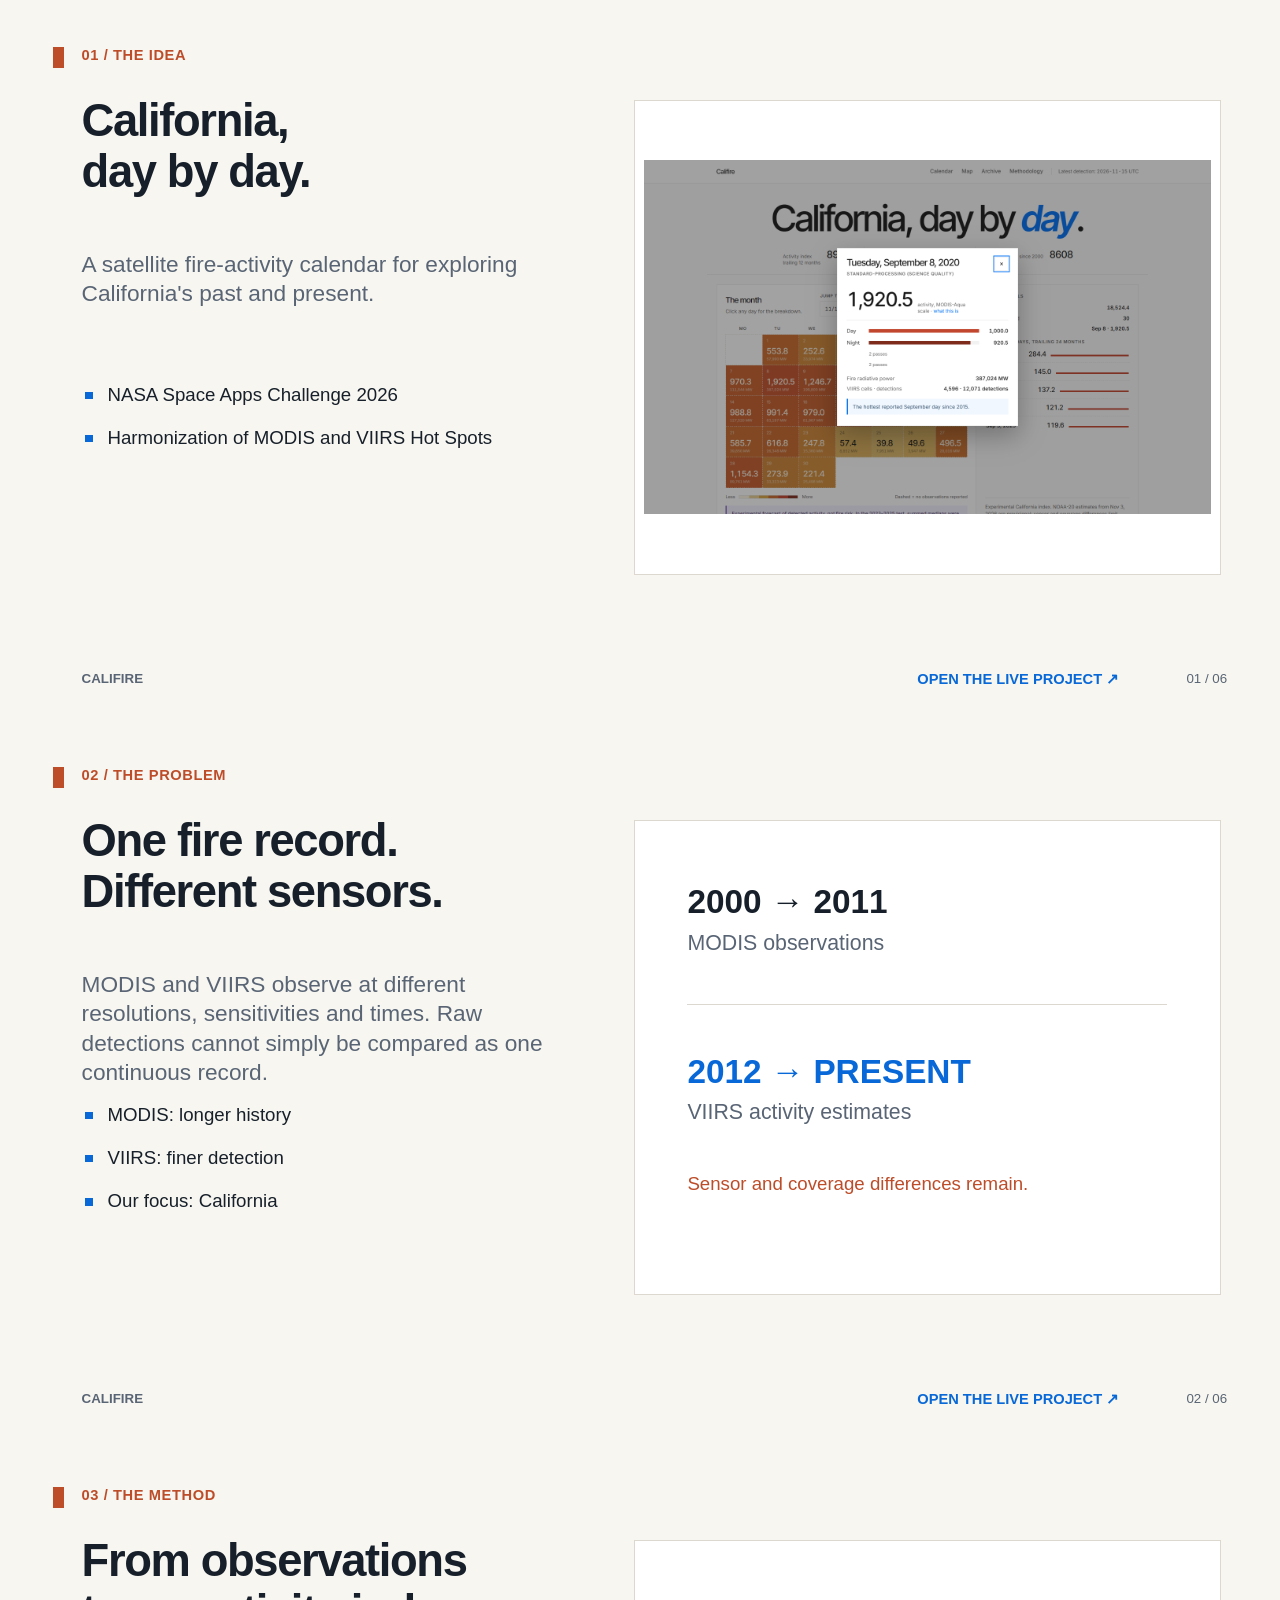
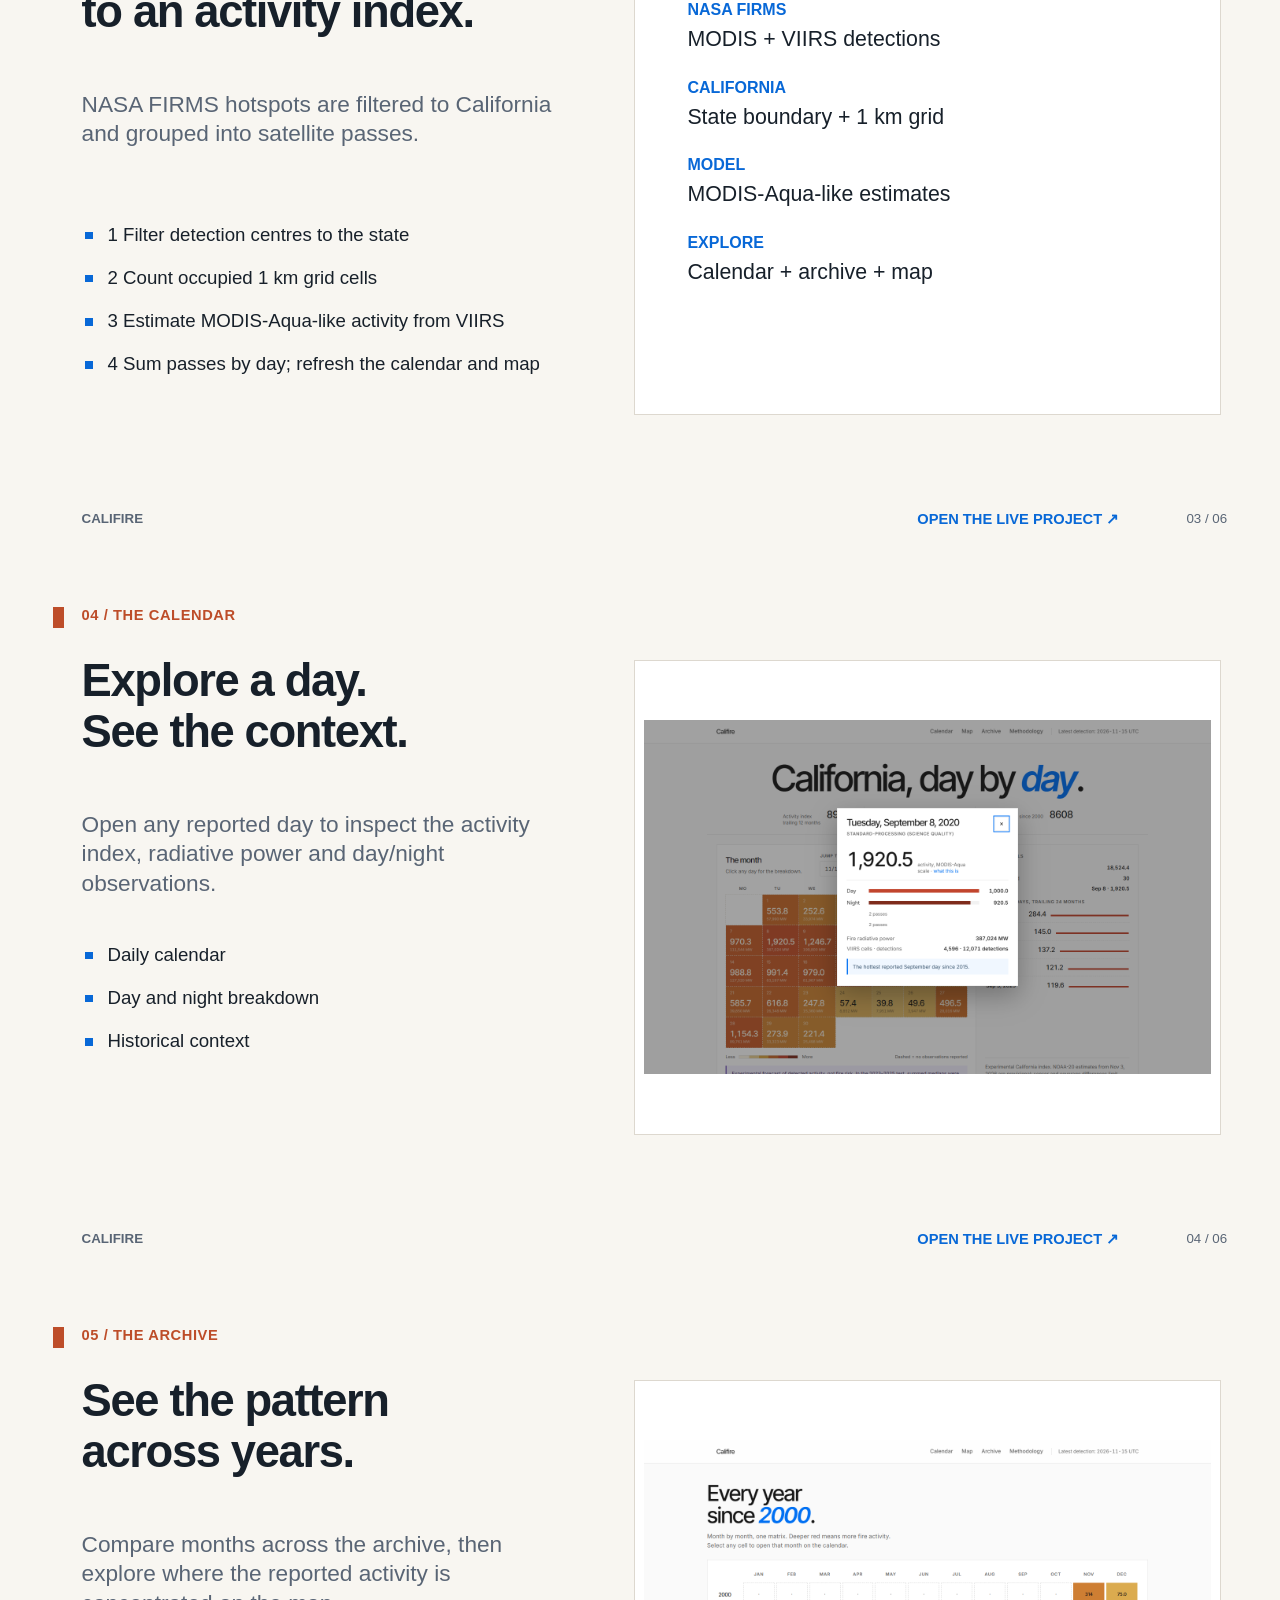
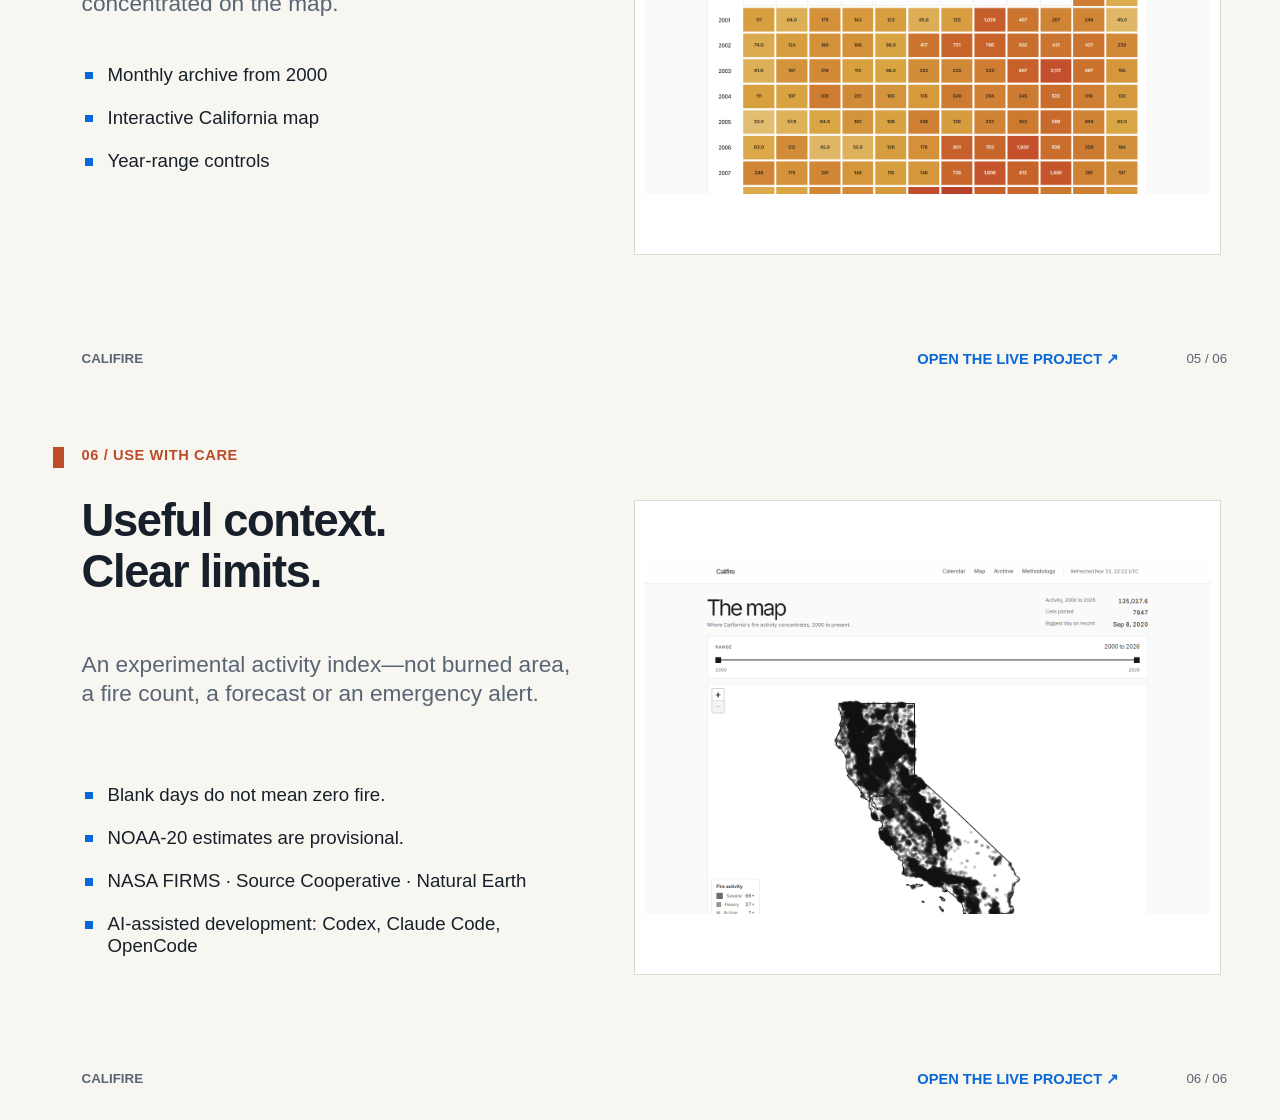
<file: submission/demo-slides.html>
<!doctype html><html><head><meta charset="utf-8"><style>
      @page { size: 13.333in 7.5in; margin: 0 } * {box-sizing:border-box}
      body {margin:0; font-family:Arial,sans-serif; color:#17202a}
      section {position:relative; width:13.333in;height:7.5in;overflow:hidden;background:#f8f6f1;page-break-after:always}
      section:last-child {page-break-after:auto}.label {position:absolute;left:.85in;top:.49in;font-size:11pt;font-weight:700;color:#bd4d29;letter-spacing:.04em}
      .label:before {content:"";position:absolute;left:-.3in;top:0;width:.12in;height:.22in;background:#bd4d29}
      .left {position:absolute;left:.85in;top:1.0in;width:5.15in} h1 {font-size:34pt;line-height:1.12;letter-spacing:-.03em;margin:0;height:1.45in}
      .subtitle {font-size:17pt;line-height:1.3;color:#596575;margin:.15in 0 0;height:1.2in}
      ul {list-style:none;margin:.2in 0 0;padding:0;font-size:14pt}li {position:relative;margin:0 0 .22in .27in}li:before {content:"";position:absolute;left:-.23in;top:.08in;width:.08in;height:.08in;background:#0868d7}
      .picture,.panel {position:absolute;left:6.6in;top:1.04in;width:6.12in;height:4.95in;background:white;border:1px solid #ddd8cf}
      .picture {padding:.1in;display:flex;align-items:center;justify-content:center}.picture img {width:100%;height:100%;object-fit:contain}
      .panel {padding:.55in}.panel strong {display:block;font-size:25pt;margin:.1in 0}.panel span {display:block;color:#596575;font-size:16pt}.panel hr {border:0;border-top:1px solid #ddd8cf;margin:.5in 0}.panel p{color:#bd4d29;font-size:14pt;margin-top:.5in}.blue,.steps b{color:#0868d7}.steps b{display:block;font-size:12pt;margin:.08in 0}.steps span{margin-bottom:.28in;color:#17202a}
      footer{position:absolute;bottom:.34in;left:.85in;right:.55in;font-size:10pt;color:#596575;display:flex;align-items:center;justify-content:space-between}
      footer a{font-size:11pt;font-weight:bold;color:#0868d7;text-decoration:none;margin-left:auto;margin-right:.7in}
    </style></head><body><section><div class="label">01 / THE IDEA</div><div class="left"><h1>California,<br>day by day.</h1><p class="subtitle">A satellite fire-activity calendar for exploring California&#x27;s past and present.</p><ul><li>NASA Space Apps Challenge 2026</li><li>Harmonization of MODIS and VIIRS Hot Spots</li></ul></div><div class="picture"><img src="assets/calendar.png"></div><footer><b>CALIFIRE</b><a href="https://yashneil75.github.io/califire/">OPEN THE LIVE PROJECT ↗</a><span>01 / 06</span></footer></section><section><div class="label">02 / THE PROBLEM</div><div class="left"><h1>One fire record.<br>Different sensors.</h1><p class="subtitle">MODIS and VIIRS observe at different resolutions, sensitivities and times. Raw detections cannot simply be compared as one continuous record.</p><ul><li>MODIS: longer history</li><li>VIIRS: finer detection</li><li>Our focus: California</li></ul></div><div class="panel"><strong>2000 → 2011</strong><span>MODIS observations</span><hr><strong class="blue">2012 → PRESENT</strong><span>VIIRS activity estimates</span><p>Sensor and coverage differences remain.</p></div><footer><b>CALIFIRE</b><a href="https://yashneil75.github.io/califire/">OPEN THE LIVE PROJECT ↗</a><span>02 / 06</span></footer></section><section><div class="label">03 / THE METHOD</div><div class="left"><h1>From observations<br>to an activity index.</h1><p class="subtitle">NASA FIRMS hotspots are filtered to California and grouped into satellite passes.</p><ul><li>1  Filter detection centres to the state</li><li>2  Count occupied 1 km grid cells</li><li>3  Estimate MODIS-Aqua-like activity from VIIRS</li><li>4  Sum passes by day; refresh the calendar and map</li></ul></div><div class="panel steps"><b>NASA FIRMS</b><span>MODIS + VIIRS detections</span><b>CALIFORNIA</b><span>State boundary + 1 km grid</span><b>MODEL</b><span>MODIS-Aqua-like estimates</span><b>EXPLORE</b><span>Calendar + archive + map</span></div><footer><b>CALIFIRE</b><a href="https://yashneil75.github.io/califire/">OPEN THE LIVE PROJECT ↗</a><span>03 / 06</span></footer></section><section><div class="label">04 / THE CALENDAR</div><div class="left"><h1>Explore a day.<br>See the context.</h1><p class="subtitle">Open any reported day to inspect the activity index, radiative power and day/night observations.</p><ul><li>Daily calendar</li><li>Day and night breakdown</li><li>Historical context</li></ul></div><div class="picture"><img src="assets/calendar.png"></div><footer><b>CALIFIRE</b><a href="https://yashneil75.github.io/califire/">OPEN THE LIVE PROJECT ↗</a><span>04 / 06</span></footer></section><section><div class="label">05 / THE ARCHIVE</div><div class="left"><h1>See the pattern<br>across years.</h1><p class="subtitle">Compare months across the archive, then explore where the reported activity is concentrated on the map.</p><ul><li>Monthly archive from 2000</li><li>Interactive California map</li><li>Year-range controls</li></ul></div><div class="picture"><img src="assets/archive.png"></div><footer><b>CALIFIRE</b><a href="https://yashneil75.github.io/califire/">OPEN THE LIVE PROJECT ↗</a><span>05 / 06</span></footer></section><section><div class="label">06 / USE WITH CARE</div><div class="left"><h1>Useful context.<br>Clear limits.</h1><p class="subtitle">An experimental activity index—not burned area, a fire count, a forecast or an emergency alert.</p><ul><li>Blank days do not mean zero fire.</li><li>NOAA-20 estimates are provisional.</li><li>NASA FIRMS · Source Cooperative · Natural Earth</li><li>AI-assisted development: Codex, Claude Code, OpenCode</li></ul></div><div class="picture"><img src="assets/map.png"></div><footer><b>CALIFIRE</b><a href="https://yashneil75.github.io/califire/">OPEN THE LIVE PROJECT ↗</a><span>06 / 06</span></footer></section></body></html>
</file>
<file: docs/assets/styles.css>
/* Califire
   Light, clean, Vercel-style: white shell, near-black ink, hairline borders,
   blue accent, Inter type. Color is reserved for the fire-activity data ramp. */

:root {
  --shell: #fafafa;
  --shell-2: #ffffff;
  --shell-3: #f2f2f2;
  --paper: #ffffff;
  --paper-2: #f3f3f1;
  --ink: #171717;
  --ink-2: #666666;
  --gold: #0070f3;
  --ember: #c2452d;
  --coal: #7e2b1c;
  --hairline: #e5e5e5;
  --hairline-dark: #e2ded6;
  --focus: #0070f3;

  /* Activity ramp (light), low -> high */
  --a0: #faf3e3;
  --a1: #e7cd90;
  --a2: #d9a441;
  --a3: #c8692b;
  --a4: #c2452d;
  --a5: #7e2b1c;

  --radius: 0;
  --shadow: 0 1px 2px rgba(0, 0, 0, 0.05), 0 12px 32px rgba(0, 0, 0, 0.06);
}

* { box-sizing: border-box; }

html { scroll-behavior: smooth; }
@media (prefers-reduced-motion: reduce) {
  html { scroll-behavior: auto; }
  *, *::before, *::after { animation-duration: 0.01ms !important; animation-iteration-count: 1 !important; transition-duration: 0.01ms !important; }
}

body {
  margin: 0;
  background: var(--shell);
  color: var(--ink);
  font-family: "Inter", system-ui, -apple-system, sans-serif;
  font-size: 16px;
  line-height: 1.55;
  -webkit-font-smoothing: antialiased;
}

.wrap {
  max-width: 1120px;
  margin: 0 auto;
  padding: 0 24px;
}

.num { font-variant-numeric: tabular-nums lining-nums; font-feature-settings: "tnum" 1; }

.textlink {
  color: var(--gold);
  text-decoration: none;
}
.textlink:hover { text-decoration: underline; text-underline-offset: 2px; }

.load-error {
  padding: 40px;
  color: var(--ink-2);
  font-size: 15px;
}

/* ---------- Header ---------- */
.topbar {
  border-bottom: 1px solid var(--hairline);
  position: sticky;
  top: 0;
  z-index: 40;
  background: rgba(255, 255, 255, 0.82);
  backdrop-filter: blur(12px);
  -webkit-backdrop-filter: blur(12px);
}
.topbar-inner {
  display: flex;
  align-items: center;
  gap: 20px;
  height: 58px;
}
.brand {
  display: flex;
  align-items: center;
  text-decoration: none;
  color: var(--ink);
}
.brand-word {
  font-family: "Inter Tight", "Inter", sans-serif;
  font-weight: 500;
  font-size: 16px;
  letter-spacing: -0.02em;
  color: var(--ink);
}
.topnav {
  margin-left: auto;
  display: flex;
  align-items: center;
  gap: 22px;
}
.topnav a {
  color: var(--ink-2);
  text-decoration: none;
  font-size: 13.5px;
  font-weight: 500;
  padding: 4px 0;
  border-bottom: 2px solid transparent;
}
.topnav a:hover { color: var(--ink); border-color: var(--ink); }
.updated {
  font-size: 12px;
  color: var(--ink-2);
  border-left: 1px solid var(--hairline);
  padding-left: 18px;
}

/* ---------- Splash + stats strip ---------- */
.splash {
  text-align: center;
  padding: 44px 0 12px;
}
.splash-title {
  font-family: "Inter Tight", "Inter", sans-serif;
  font-weight: 400;
  font-size: clamp(52px, 8.4vw, 92px);
  line-height: 0.98;
  letter-spacing: -0.045em;
  margin: 0;
  white-space: nowrap;
}
.splash-title em {
  font-style: italic;
  color: var(--gold);
}
.statline {
  border-bottom: 1px solid var(--hairline);
  padding: 14px 0 12px;
}
.statline-inner {
  display: flex;
  align-items: stretch;
  margin: 0 auto;
  justify-content: center;
}
.sl-item {
  display: flex;
  align-items: baseline;
  gap: 16px;
  padding: 2px 30px;
  border-left: 1px solid var(--hairline);
}
.sl-item:first-child { padding-left: 2px; border-left: 0; }
.sl-item:last-child { padding-right: 0; }
.sl-item dt {
  font-size: 11.5px;
  line-height: 1.35;
  color: var(--ink-2);
}
.sl-item dd {
  margin: 0;
  font-family: "Inter Tight", "Inter", sans-serif;
  font-size: 25px;
  font-weight: 400;
  letter-spacing: -0.02em;
  white-space: nowrap;
  color: var(--ink);
}
.sl-item dd small {
  display: block;
  font-family: "Inter", sans-serif;
  font-size: 10px;
  font-weight: 500;
  color: var(--ink-2);
  letter-spacing: 0.03em;
  margin-top: 1px;
}

/* ---------- Panels ---------- */
.panel {
  background: var(--paper);
  border: 1px solid var(--hairline);
  border-radius: var(--radius);
  box-shadow: none;
}
.panel-head {
  display: flex;
  align-items: center;
  justify-content: space-between;
  gap: 16px;
  padding: 20px 22px 0;
}
.panel-title {
  font-family: "Inter Tight", "Inter", sans-serif;
  font-size: 20px;
  font-weight: 450;
  letter-spacing: -0.025em;
  margin: 0;
}
.panel-sub {
  font-size: 12.5px;
  color: var(--ink-2);
  margin: 3px 0 0;
}

.month-nav {
  display: flex;
  align-items: center;
  gap: 8px;
}
.month-nav button {
  width: 32px;
  height: 32px;
  border-radius: 0;
  border: 1px solid var(--hairline);
  background: var(--paper);
  color: var(--ink);
  cursor: pointer;
  font-size: 15px;
  line-height: 1;
}
.month-nav button:hover { background: var(--shell-3); }
.month-nav .month-label {
  font-family: "Inter Tight", "Inter", sans-serif;
  font-size: 16px;
  font-weight: 500;
  letter-spacing: -0.02em;
  min-width: 150px;
  text-align: center;
}
.season-controls {
  display: flex;
  align-items: flex-end;
  gap: 16px;
  flex-wrap: wrap;
  justify-content: flex-end;
}
.date-jump {
  display: flex;
  flex-direction: column;
  gap: 4px;
}
.date-jump-label {
  font-size: 10.5px;
  font-weight: 600;
  letter-spacing: 0.06em;
  text-transform: uppercase;
  color: var(--ink-2);
}
.date-jump input {
  font: inherit;
  font-variant-numeric: tabular-nums;
  font-size: 13px;
  color: var(--ink);
  background: var(--paper);
  border: 1px solid var(--hairline);
  border-radius: 0;
  padding: 7px 10px;
}
.date-jump input:focus-visible {
  outline: 2px solid var(--focus);
  outline-offset: 1px;
}

/* ---------- Season panel ---------- */
.season {
  display: grid;
  grid-template-columns: minmax(0, 1.6fr) minmax(220px, 1fr);
  gap: 0;
  margin: 26px 0 30px;
  overflow: hidden;
}
.season-main { padding: 20px 22px 22px; }
.season-side {
  background: var(--shell);
  border-left: 1px solid var(--hairline);
  padding: 20px 22px;
  display: flex;
  flex-direction: column;
  gap: 16px;
}
.side-label {
  font-size: 11px;
  font-weight: 600;
  letter-spacing: 0.07em;
  text-transform: uppercase;
  color: var(--ink-2);
}
.peak-list {
  list-style: none;
  margin: 0;
  padding: 0;
  display: flex;
  flex-direction: column;
}
.peak-list li {
  display: flex;
  align-items: baseline;
  gap: 12px;
  padding: 9px 2px;
  border-bottom: 1px dashed var(--hairline);
  font-size: 13px;
}
.peak-list li:last-child { border-bottom: 0; }
.peak-date { min-width: 96px; font-weight: 600; }
.peak-activity { margin-left: auto; font-family: "Inter Tight", "Inter", sans-serif; font-size: 17px; font-weight: 400; letter-spacing: -0.02em; }
.peak-bar {
  height: 4px;
  border-radius: 0;
  background: var(--ember);
  margin-top: 6px;
}
.epoch-note {
  font-size: 12px;
  color: var(--ink-2);
  border-top: 1px solid var(--hairline);
  padding-top: 14px;
  margin-top: auto;
  line-height: 1.5;
}

.cal-weekdays {
  display: grid;
  grid-template-columns: repeat(7, 1fr);
  padding: 10px 0 6px;
  font-size: 10.5px;
  font-weight: 600;
  letter-spacing: 0.08em;
  text-transform: uppercase;
  color: var(--ink-2);
  text-align: center;
}
.cal-grid {
  display: grid;
  grid-template-columns: repeat(7, 1fr);
  border-top: 1px dashed var(--hairline-dark);
  border-left: 1px dashed var(--hairline-dark);
}
.day-cell {
  aspect-ratio: auto;
  min-height: 78px;
  border: 0;
  border-right: 1px dashed var(--hairline-dark);
  border-bottom: 1px dashed var(--hairline-dark);
  border-radius: 0;
  background: var(--a0);
  color: var(--ink);
  cursor: pointer;
  display: grid;
  grid-template-rows: auto 1fr auto;
  align-content: stretch;
  justify-items: start;
  padding: 8px 10px;
  text-align: left;
  font: inherit;
  transition: background 120ms ease, box-shadow 120ms ease;
}
.day-cell:hover { background: #f3ead9; box-shadow: inset 0 0 0 1.5px var(--ink); }
.day-cell .dow { font-size: 10.5px; color: inherit; opacity: 0.62; justify-self: start; }
.day-cell .act {
  font-family: "Inter Tight", "Inter", sans-serif;
  font-size: 21px;
  font-weight: 450;
  letter-spacing: -0.02em;
  line-height: 1;
  align-self: end;
  white-space: nowrap;
}
.day-cell .frp {
  font-size: 9px;
  color: inherit;
  opacity: 0.6;
  align-self: start;
  margin-top: 3px;
  white-space: nowrap;
}
.day-cell.absent {
  background: transparent;
  color: var(--ink-2);
  cursor: default;
}
.day-cell.absent:hover { background: transparent; box-shadow: inset 0 0 0 1.5px rgba(23, 23, 23, 0.18); }
.day-cell:disabled { cursor: default; }
.day-cell.forecast-cell {
  background: #f1edff;
  color: #4c378b;
  border: 1px solid #ac9bdd;
  box-shadow: inset 0 0 0 1px #ac9bdd;
}
.day-cell.forecast-cell:hover { background: #e7defe; box-shadow: inset 0 0 0 2px #6b50b1; }
.forecast-label { font-size: 8px; font-weight: 700; letter-spacing: .04em; align-self: end; }
.forecast-note { margin: 14px 0 0; padding: 11px 13px; border-left: 3px solid #795ebc; background: #f4f0ff; color: #39275e; font-size: 12px; line-height: 1.5; }
.forecast-disclaimer { padding: 13px; background: #f4f0ff; border-left: 3px solid #795ebc; color: #39275e; font-size: 13px; }
.forecast-meta { color: var(--ink-2); font-size: 12px; }

.legend {
  display: flex;
  align-items: center;
  gap: 10px;
  margin-top: 14px;
  font-size: 11px;
  color: var(--ink-2);
}
.legend-ramp {
  display: flex;
  height: 9px;
  width: 150px;
  border-radius: 0;
  overflow: hidden;
  border: 1px solid var(--hairline);
}
.legend-ramp span { flex: 1; }

/* ---------- Archive ---------- */
.archive-hero {
  padding: 48px 0 44px;
}
.archive-title {
  font-family: "Inter Tight", "Inter", sans-serif;
  font-weight: 400;
  font-size: clamp(36px, 5.4vw, 56px);
  line-height: 1.0;
  letter-spacing: -0.035em;
  margin: 0 0 14px;
}
.archive-title em {
  font-style: italic;
  color: var(--gold);
}
.archive-hero .lede {
  font-size: 15px;
  max-width: 50ch;
  color: var(--ink-2);
  margin: 0 0 24px;
}
.archive {
  padding: 24px 26px 28px;
}
.archive-matrix {
  display: grid;
  grid-template-columns: 60px repeat(12, 1fr);
  gap: 5px;
}
.am-header {
  font-size: 11px;
  font-weight: 600;
  letter-spacing: 0.07em;
  text-transform: uppercase;
  color: var(--ink-2);
  text-align: center;
  padding: 4px 0 8px;
}
.am-year {
  font-family: "Inter Tight", "Inter", sans-serif;
  font-weight: 400;
  font-size: 14px;
  letter-spacing: -0.02em;
  align-self: center;
  padding-left: 2px;
  color: inherit;
  text-decoration: none;
}
.am-year:hover { text-decoration: underline; text-underline-offset: 3px; }
.am-cell {
  text-decoration: none;
  border: 0;
  border-radius: 0;
  aspect-ratio: 1 / 0.76;
  min-height: 42px;
  cursor: pointer;
  font: inherit;
  color: var(--ink);
  display: flex;
  align-items: center;
  justify-content: center;
  font-size: 11.5px;
  font-weight: 600;
  letter-spacing: -0.01em;
  transition: transform 100ms ease, box-shadow 100ms ease;
}
.am-cell:hover { transform: scale(1.05); box-shadow: 0 0 0 2px var(--ink); }
.am-cell.empty {
  background: transparent;
  border: 1px dashed rgba(23, 23, 23, 0.2);
  color: var(--ink-2);
  cursor: default;
  transform: none;
  box-shadow: none;
}

/* ---------- Drawer ---------- */
.drawer-backdrop {
  position: fixed;
  inset: 0;
  background: rgba(23, 23, 23, 0.4);
  z-index: 60;
  opacity: 0;
  pointer-events: none;
  transition: opacity 180ms ease;
}
.drawer-backdrop.open { opacity: 1; pointer-events: auto; }
.drawer {
  position: fixed;
  top: 50%;
  left: 50%;
  width: min(460px, 92vw);
  max-height: 88dvh;
  background: var(--paper);
  z-index: 70;
  transform: translate(-50%, -47%) scale(0.98);
  opacity: 0;
  pointer-events: none;
  transition: opacity 180ms ease, transform 200ms cubic-bezier(0.2, 0.9, 0.25, 1);
  border: 1px solid var(--hairline);
  border-radius: 0;
  box-shadow: 0 24px 64px rgba(0, 0, 0, 0.28);
  display: flex;
  flex-direction: column;
  outline: none;
  overflow: hidden;
}
.drawer.open { transform: translate(-50%, -50%) scale(1); opacity: 1; pointer-events: auto; }
.drawer-head {
  display: flex;
  align-items: flex-start;
  justify-content: space-between;
  padding: 22px 24px 0;
  gap: 16px;
}
.drawer-date {
  font-family: "Inter Tight", "Inter", sans-serif;
  font-size: 24px;
  font-weight: 400;
  letter-spacing: -0.03em;
  line-height: 1.15;
  margin: 0;
}
.drawer-status {
  font-size: 11px;
  font-weight: 600;
  letter-spacing: 0.06em;
  text-transform: uppercase;
  color: var(--ink-2);
  margin-top: 6px;
}
.drawer-close {
  border: 1px solid var(--hairline);
  background: var(--paper);
  border-radius: 0;
  width: 34px;
  height: 34px;
  font-size: 18px;
  cursor: pointer;
  color: var(--ink);
}
.drawer-close:hover { background: var(--shell-3); }
.drawer-body { padding: 18px 24px 28px; overflow-y: auto; }
.drawer-big {
  display: flex;
  align-items: baseline;
  gap: 12px;
  border-bottom: 1px solid var(--hairline);
  padding-bottom: 14px;
  margin-bottom: 16px;
}
.drawer-big .n {
  font-family: "Inter Tight", "Inter", sans-serif;
  font-size: 50px;
  font-weight: 450;
  letter-spacing: -0.03em;
}
.drawer-big .u { font-size: 12px; color: var(--ink-2); max-width: 20ch; line-height: 1.4; }
.dn-split { display: flex; flex-direction: column; gap: 10px; margin-bottom: 16px; }
.dn-row { display: grid; grid-template-columns: 46px 1fr 64px; align-items: center; gap: 10px; font-size: 13px; }
.dn-track { height: 9px; border-radius: 0; background: var(--shell-3); overflow: hidden; }
.dn-fill { height: 100%; background: var(--ember); border-radius: 0; }
.dn-row[data-period="N"] .dn-fill { background: var(--coal); }
.dn-val { text-align: right; font-weight: 600; }
.kv {
  display: grid;
  grid-template-columns: auto 1fr;
  gap: 6px 18px;
  font-size: 13px;
  margin-bottom: 16px;
}
.kv dt { color: var(--ink-2); }
.kv dd { margin: 0; text-align: right; font-weight: 600; }
.vs-month {
  font-size: 13px;
  background: #f0f7ff;
  border-left: 3px solid var(--gold);
  padding: 10px 12px;
  border-radius: 0;
  color: #12324f;
}

/* ---------- Footer ---------- */
.footer {
  border-top: 1px solid var(--hairline);
  padding: 28px 0 44px;
  font-size: 12px;
  color: var(--ink-2);
  display: flex;
  justify-content: space-between;
  gap: 24px;
  flex-wrap: wrap;
}
.footer-right { text-align: right; }
.footer a { color: var(--ink); text-decoration: none; }
.footer a:hover { color: var(--gold); }

/* ---------- Focus ---------- */
:focus-visible {
  outline: 2px solid var(--focus);
  outline-offset: 2px;
  border-radius: 0;
}

/* ---------- Info modal ---------- */
.info-backdrop { z-index: 80; }
.info-modal {
  position: fixed;
  top: 50%;
  left: 50%;
  width: min(430px, 92vw);
  max-height: 86dvh;
  background: var(--paper);
  z-index: 90;
  transform: translate(-50%, -46%) scale(0.98);
  opacity: 0;
  pointer-events: none;
  transition: opacity 180ms ease, transform 200ms cubic-bezier(0.2, 0.9, 0.25, 1);
  border: 1px solid var(--hairline);
  box-shadow: 0 24px 64px rgba(0, 0, 0, 0.28);
  outline: none;
  padding: 24px 24px 16px;
  overflow-y: auto;
}
.info-modal.open { transform: translate(-50%, -50%) scale(1); opacity: 1; pointer-events: auto; }
.info-head {
  display: flex;
  align-items: flex-start;
  justify-content: space-between;
  gap: 14px;
  margin-bottom: 14px;
}
.info-title {
  font-family: "Inter Tight", "Inter", sans-serif;
  font-weight: 450;
  font-size: 21px;
  letter-spacing: -0.02em;
  margin: 0;
}
.info-body p {
  font-size: 14px;
  line-height: 1.7;
  margin: 0 0 11px;
  color: var(--ink);
}
.info-foot {
  display: flex;
  align-items: center;
  justify-content: space-between;
  gap: 12px;
  border-top: 1px solid var(--hairline);
  padding-top: 12px;
  font-size: 12px;
  color: var(--ink-2);
}

/* ---------- Range bar (dual slider) ---------- */
.range-bar {
  border: 1px solid var(--hairline);
  background: var(--paper);
  padding: 14px 20px 12px;
  margin: 0 0 14px;
}
.range-head {
  display: flex;
  align-items: baseline;
  justify-content: space-between;
  gap: 16px;
  margin-bottom: 12px;
}
.range-readout {
  font-family: "Inter Tight", "Inter", sans-serif;
  font-weight: 400;
  font-size: 15px;
  letter-spacing: -0.01em;
  color: var(--ink);
}
.range-track {
  position: relative;
  height: 22px;
}
.range-fill {
  position: absolute;
  top: 10px;
  height: 2px;
  background: linear-gradient(90deg, #d9a441, #c8692b, #c2452d);
}
.range-track::before {
  content: "";
  position: absolute;
  top: 10px;
  left: 0;
  right: 0;
  height: 2px;
  background: var(--hairline);
}
.range-track input[type="range"] {
  -webkit-appearance: none;
  appearance: none;
  position: absolute;
  top: 0;
  left: 0;
  width: 100%;
  height: 22px;
  margin: 0;
  background: transparent;
  pointer-events: none;
}
.range-track input[type="range"]::-webkit-slider-thumb {
  -webkit-appearance: none;
  appearance: none;
  pointer-events: auto;
  width: 15px;
  height: 15px;
  background: var(--ember);
  border: 0;
  border-radius: 0;
  cursor: ew-resize;
  margin-top: 0;
}
.range-track input[type="range"]::-moz-range-thumb {
  pointer-events: auto;
  width: 15px;
  height: 15px;
  background: var(--ember);
  border: 0;
  border-radius: 0;
  cursor: ew-resize;
}
.range-track input[type="range"]:focus-visible {
  outline: 2px solid var(--focus);
  outline-offset: 2px;
}
.range-ends {
  display: flex;
  justify-content: space-between;
  font-size: 11px;
  color: var(--ink-2);
  margin-top: 6px;
}

/* ---------- Map page ---------- */
.map-wrap { padding: 34px 0 10px; }
.map-tools { display: flex; align-items: center; gap: 10px; margin: 0 0 10px; }
.map-btn {
  font: inherit;
  font-size: 11.5px;
  font-weight: 600;
  letter-spacing: 0.05em;
  text-transform: uppercase;
  color: var(--ink);
  background: var(--paper);
  border: 1px solid var(--hairline);
  border-radius: 0;
  padding: 9px 14px;
  cursor: pointer;
}
.map-btn:hover { background: var(--shell-3); }
.map-btn:disabled { opacity: 0.35; cursor: default; }
.map-btn.tool[aria-pressed="true"] { background: var(--ember); border-color: var(--ember); color: var(--shell); }
.map-btn-quiet { border: 0; color: var(--ink-2); padding: 4px 6px; }
.map-btn-quiet:hover { color: var(--ink); background: none; text-decoration: underline; text-underline-offset: 3px; }
.draw-hint { font-size: 12px; color: var(--ink-2); }
.leaflet-container.drawing, .leaflet-container.drawing .leaflet-interactive { cursor: crosshair; touch-action: none; }
.area-stats { margin: 14px 0 0; padding: 14px 18px; }
.area-stats-head { display: flex; align-items: baseline; justify-content: space-between; gap: 12px; margin-bottom: 10px; }
.area-stats-grid { grid-template-columns: auto 1fr; gap: 6px 22px; margin: 0; }
.area-stats-grid dt { color: var(--ink-2); }
.area-stats-grid dd { margin: 0; text-align: right; font-weight: 600; font-size: 15px; }

.map-head {
  display: flex;
  align-items: flex-end;
  justify-content: space-between;
  gap: 28px;
  flex-wrap: wrap;
  margin-bottom: 18px;
}
.map-title {
  font-family: "Inter Tight", "Inter", sans-serif;
  font-weight: 400;
  font-size: clamp(40px, 5vw, 56px);
  letter-spacing: -0.035em;
  line-height: 1;
  margin: 0 0 6px;
}
.map-totals { grid-template-columns: auto 1fr; gap: 6px 22px; margin: 0; min-width: 260px; }
.map-totals dt { color: var(--ink-2); font-size: 12px; align-self: baseline; }
.map-totals dd { margin: 0; text-align: right; font-weight: 500; font-size: 15px; }
.map-panel {
  border: 1px solid var(--hairline);
  background: #faf3e3;
  height: min(72vh, 640px);
  min-height: 420px;
}
#map { width: 100%; height: 100%; background: #ffffff; }
.map-foot {
  display: flex;
  align-items: flex-start;
  justify-content: space-between;
  gap: 24px;
  padding: 14px 2px 26px;
}
.map-foot .epoch-note { max-width: 74ch; }

/* Leaflet, strictly black and white */
.leaflet-container { font: inherit; background: #ffffff; }
.map-legend {
  background: var(--paper);
  border: 1px solid var(--hairline-dark);
  border-radius: 0;
  box-shadow: none;
  padding: 10px 12px;
  font-size: 12px;
  line-height: 1.4;
}
.map-legend-title { font-weight: 600; margin-bottom: 7px; letter-spacing: -0.01em; }
.map-legend-row { display: flex; align-items: center; gap: 9px; margin: 5px 0; color: var(--ink-2); }
.map-legend-row i { font-style: normal; color: var(--ink); margin-left: auto; font-variant-numeric: tabular-nums; }
.map-legend-row .dot { display: inline-block; border-radius: 50%; }
.cell-tooltip {
  background: #171717;
  color: #fafafa;
  border: 0;
  border-radius: 0;
  box-shadow: none;
  font-size: 11px;
  padding: 6px 9px;
}
.leaflet-tooltip-top:before { border-top-color: #171717; }
.leaflet-container a { color: var(--ink); }
@media (max-width: 900px) {
  .map-panel { height: 58vh; min-height: 340px; }
  .map-head { flex-direction: column; align-items: flex-start; gap: 16px; }
}

/* ---------- Responsive ---------- */
@media (max-width: 640px) {
  .wrap { padding: 0 16px; }
  .splash-title { white-space: normal; text-wrap: balance; }
  .topbar-inner { gap: 12px; height: 52px; }
  /* All sections stay reachable: the nav scrolls sideways instead of hiding links. */
  .topnav { gap: 16px; overflow-x: auto; scrollbar-width: none; -webkit-overflow-scrolling: touch; min-width: 0; flex: 0 1 auto; }
  .topnav::-webkit-scrollbar { display: none; }
  .topnav a { white-space: nowrap; font-size: 13px; padding: 6px 0; }
  .brand-word { font-size: 14px; white-space: nowrap; }
  .legend { flex-wrap: wrap; row-gap: 6px; }
  .panel-head { flex-direction: column; align-items: stretch; gap: 12px; }
  .season-controls { justify-content: space-between; }
  .date-jump { flex: 1 1 auto; }
  .date-jump input { width: 100%; }
  .month-nav .month-label { min-width: 0; font-size: 14px; }
  .drawer, .info-modal { width: calc(100vw - 24px); }
  .drawer-body, .info-modal { padding-left: 16px; padding-right: 16px; }
  .drawer-head { padding-left: 16px; padding-right: 16px; }
  .footer { flex-direction: column; gap: 8px; }
  .footer-right { text-align: left; }
  .map-foot { flex-direction: column; gap: 10px; }
  .map-head { flex-direction: column; align-items: flex-start; gap: 16px; }
  .month-nav button { width: 40px; height: 40px; }
  .drawer-close { width: 40px; height: 40px; }
}
@media (pointer: coarse) {
  .range-track input[type="range"]::-webkit-slider-thumb { width: 24px; height: 24px; }
  .range-track input[type="range"]::-moz-range-thumb { width: 24px; height: 24px; }
}
@media (max-width: 900px) {
  .topnav { margin-left: auto; gap: 16px; overflow-x: auto; scrollbar-width: none; -webkit-overflow-scrolling: touch; min-width: 0; flex: 0 1 auto; }
  .topnav::-webkit-scrollbar { display: none; }
  .topnav a { white-space: nowrap; padding: 6px 0; }
  .updated { display: none; }
  .archive { overflow-x: auto; -webkit-overflow-scrolling: touch; }
  .archive-matrix { min-width: 600px; }
  .table-scroll { overflow-x: auto; -webkit-overflow-scrolling: touch; margin: 0 -8px; padding: 0 8px; }
  .table-scroll table { min-width: 520px; }
  #season { scroll-margin-top: 64px; }
  .season { grid-template-columns: 1fr; }
  .season-side { border-left: 0; border-top: 1px solid var(--hairline); }
  .archive-matrix { grid-template-columns: 52px repeat(12, 1fr); gap: 3px; }
  .am-cell { font-size: 9.5px; min-height: 34px; }
  .brand-region { display: none; }
  .statline-inner { flex-direction: column; gap: 0; align-items: center; }
  .sl-item { border-left: 0; border-top: 1px dashed var(--hairline); justify-content: center; padding: 9px 2px; }
  .sl-item:first-child { padding-left: 2px; border-top: 0; }
  .splash-title { font-size: clamp(34px, 9.2vw, 50px); }
  .day-cell { min-height: 48px; padding: 5px 7px 6px; }
  .day-cell .act { font-size: 15px; }
  .day-cell .frp { font-size: 7px; }
  .day-cell .dow { font-size: 9px; }
}

/* ---------- Download page ---------- */
.dl-panel { display: flex; flex-direction: column; gap: 22px; }
.dl-block { display: flex; flex-direction: column; gap: 10px; align-items: flex-start; }
.dl-seg { display: inline-flex; border: 1px solid var(--hairline); }
.dl-seg label { position: relative; }
.dl-seg input { position: absolute; inset: 0; opacity: 0; cursor: pointer; margin: 0; }
.dl-seg span { display: block; padding: 9px 22px; font-size: 13px; font-weight: 600; color: var(--ink-2); cursor: pointer; user-select: none; }
.dl-seg label + label span { border-left: 1px solid var(--hairline); }
.dl-seg input:checked + span { background: var(--ink); color: var(--shell-2); }
.dl-seg input:focus-visible + span { outline: 2px solid var(--focus); outline-offset: -2px; }
.dl-range { display: flex; align-items: flex-end; gap: 14px; flex-wrap: wrap; }
.dl-range-sep { color: var(--ink-2); padding-bottom: 9px; }
.dl-presets { display: flex; gap: 8px; flex-wrap: wrap; }
.dl-check { display: inline-flex; align-items: center; gap: 9px; font-size: 13px; color: var(--ink); cursor: pointer; }
.dl-check input { accent-color: var(--ink); width: 15px; height: 15px; cursor: pointer; margin: 0; }
.dl-error { color: var(--ember); font-size: 13px; margin: 0; font-weight: 500; }
.dl-summary { display: flex; align-items: center; justify-content: space-between; gap: 24px; flex-wrap: wrap; border: 1px solid var(--hairline); background: var(--shell); padding: 18px 20px; width: 100%; }
.dl-kv { margin: 10px 0 0; min-width: 280px; }
.btn-primary { font: inherit; font-size: 13px; font-weight: 600; letter-spacing: 0.01em; background: var(--ink); color: var(--shell-2); border: 1px solid var(--ink); border-radius: 0; padding: 14px 28px; cursor: pointer; }
.btn-primary:hover { background: #000; border-color: #000; }
.btn-primary:disabled { opacity: 0.35; cursor: default; }
.dl-cols { font-family: ui-monospace, "SF Mono", Menlo, Consolas, monospace; font-size: 12px; color: var(--ink-2); background: var(--shell); border: 1px solid var(--hairline); padding: 12px 14px; line-height: 1.7; margin: 0; overflow-wrap: anywhere; width: 100%; }
@media (max-width: 640px) {
  .dl-summary { align-items: stretch; }
  .dl-summary > div { width: 100%; }
  .dl-kv { min-width: 0; }
  .btn-primary { width: 100%; }
  .dl-range .date-jump { flex: 1 1 140px; }
  .dl-range .date-jump input { width: 100%; }
}

/* ---------- Map county search ---------- */
.county-row { display: flex; align-items: center; gap: 12px; margin: 0 0 12px; }
.county-search { flex: 1 1 auto; min-width: 0; font: inherit; font-size: 13px; color: var(--ink); background: var(--paper); border: 1px solid var(--hairline); border-radius: 0; padding: 9px 12px; }
.county-search::placeholder { color: var(--ink-2); }
.county-search:focus-visible { outline: 2px solid var(--focus); outline-offset: 1px; }
.county-hint { font-size: 12px; color: var(--ember); min-width: 0; }
@media (max-width: 640px) {
  .county-row { flex-wrap: wrap; }
  .county-hint { flex-basis: 100%; }
}
</file>
